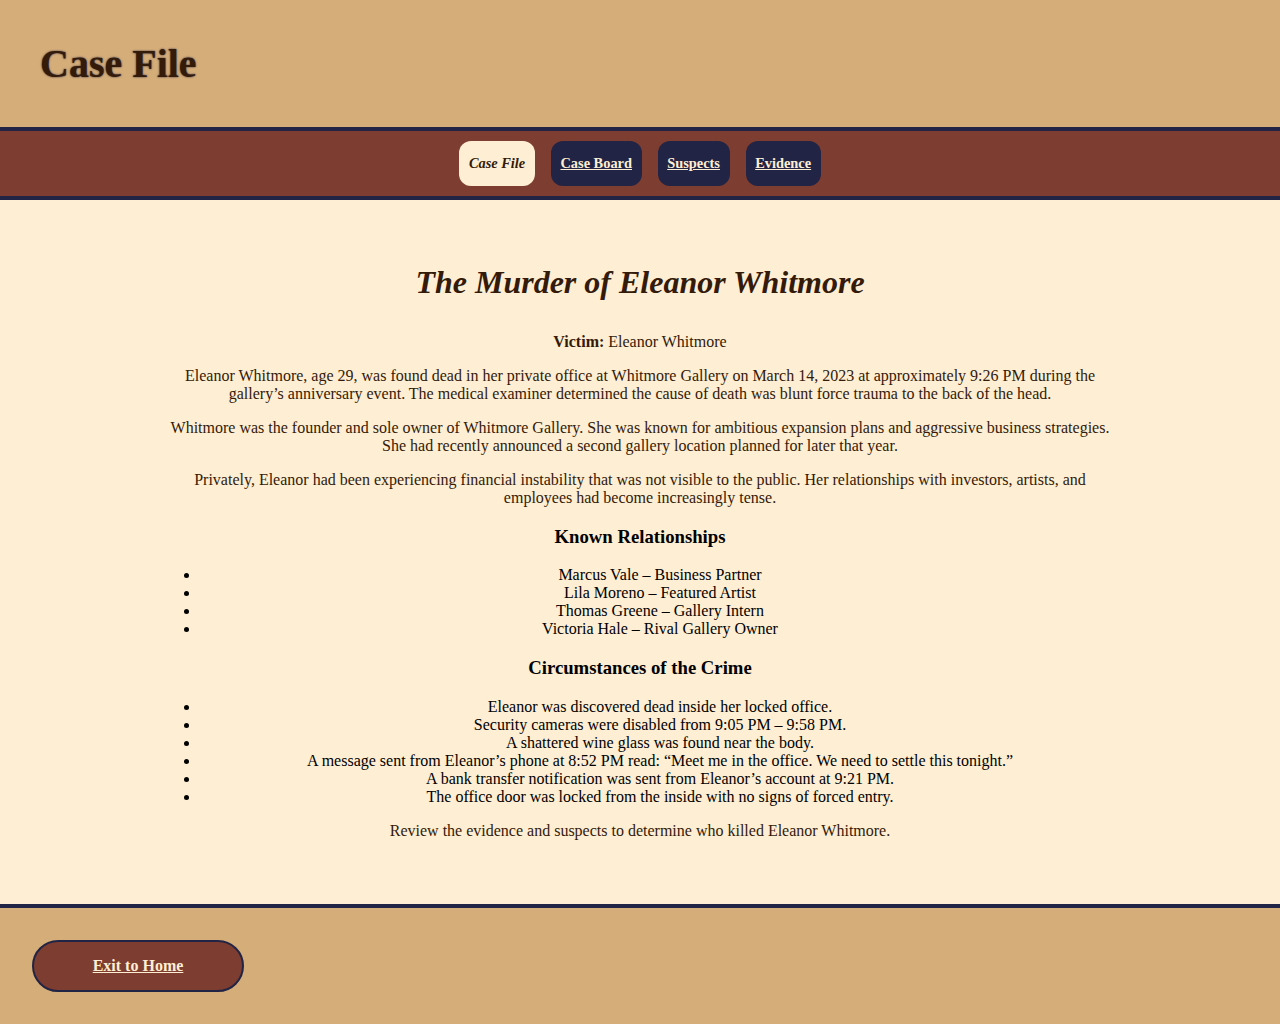
<file: case-file1.html>
<!DOCTYPE html>
<html lang="en">

<head>
<meta charset="UTF-8">
<title>The Whitmore Gallery Case</title>
<link rel="stylesheet" href="css/design.css">
</head>

<body>

<header>
<h1>Case File</h1>
</header>

<nav>
<div class="nav-button this-screen"><p>Case File</p></div>
<div class="nav-button"><p><a href="case-board1.html">Case Board</a></p></div>
<div class="nav-button"><p><a href="suspects1.html">Suspects</a></p></div>
<div class="nav-button"><p><a href="evidence1.html">Evidence</a></p></div>
</nav>

<main>

<h2>The Murder of Eleanor Whitmore</h2>

<div id="file-text">

<p><b>Victim:</b> Eleanor Whitmore</p>

<p>
Eleanor Whitmore, age 29, was found dead in her private office at Whitmore Gallery on
March 14, 2023 at approximately 9:26 PM during the gallery’s anniversary event.
The medical examiner determined the cause of death was blunt force trauma to the back of the head.
</p>

<p>
Whitmore was the founder and sole owner of Whitmore Gallery.
She was known for ambitious expansion plans and aggressive business strategies.
She had recently announced a second gallery location planned for later that year.
</p>

<p>
Privately, Eleanor had been experiencing financial instability that was not visible to the public.
Her relationships with investors, artists, and employees had become increasingly tense.
</p>

<h3>Known Relationships</h3>

<ul>
<li>Marcus Vale – Business Partner</li>
<li>Lila Moreno – Featured Artist</li>
<li>Thomas Greene – Gallery Intern</li>
<li>Victoria Hale – Rival Gallery Owner</li>
</ul>

<h3>Circumstances of the Crime</h3>

<ul>
<li>Eleanor was discovered dead inside her locked office.</li>
<li>Security cameras were disabled from 9:05 PM – 9:58 PM.</li>
<li>A shattered wine glass was found near the body.</li>
<li>A message sent from Eleanor’s phone at 8:52 PM read: “Meet me in the office. We need to settle this tonight.”</li>
<li>A bank transfer notification was sent from Eleanor’s account at 9:21 PM.</li>
<li>The office door was locked from the inside with no signs of forced entry.</li>
</ul>

<p>
Review the evidence and suspects to determine who killed Eleanor Whitmore.
</p>

</div>

</main>

<footer>
<div class="button">
<p><a href="index.html">Exit to Home</a></p>
</div>
</footer>

</body>
</html>
</file>
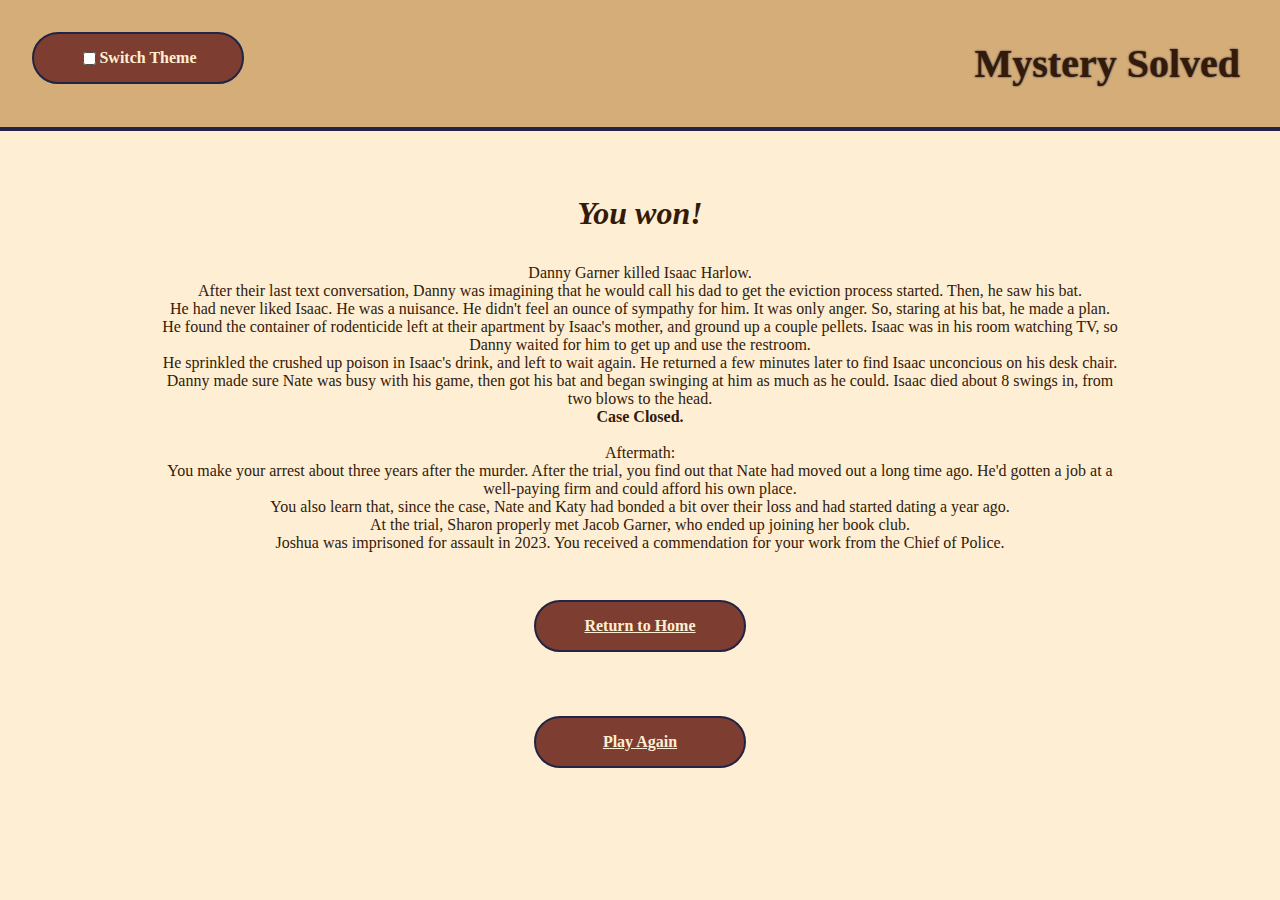
<file: detective-win.html>
<!DOCTYPE html>
<html lang="en">
    <head>
        <title>Murder Mystery- Mystery Solved</title> <!--replace with title of mystery-->
        <meta charset="UTF-8">
        <link rel="stylesheet" href="css/design.css">
    </head>
    <body>
        <header>
            <label for="theme-tog">
            <div class="button" id="theme-switch">
                <input type="checkbox" id="theme-tog">
                <p>Switch Theme</p>
            </div>
            </label>
            <h1>Mystery Solved</h1>
        </header>
        <main>
            <h2>You won!</h2>
            <p>Danny Garner killed Isaac Harlow.<br>
                After their last text conversation, Danny was imagining that he would call his dad to get the eviction process started. Then, he saw his bat.<br>
                He had never liked Isaac. He was a nuisance. He didn't feel an ounce of sympathy for him. It was only anger. So, staring at his bat, he made a plan.<br>
                He found the container of rodenticide left at their apartment by Isaac's mother, and ground up a couple pellets. Isaac was in his room watching TV, so Danny waited for him to get up and use the restroom.<br>
                He sprinkled the crushed up poison in Isaac's drink, and left to wait again. He returned a few minutes later to find Isaac unconcious on his desk chair.<br>
                Danny made sure Nate was busy with his game, then got his bat and began swinging at him as much as he could. Isaac died about 8 swings in, from two blows to the head.<br>
                <b>Case Closed.</b><br><br>
                Aftermath:<br>
                You make your arrest about three years after the murder. After the trial, you find out that Nate had moved out a long time ago. He'd gotten a job at a well-paying firm and could afford his own place.<br>
                You also learn that, since the case, Nate and Katy had bonded a bit over their loss and had started dating a year ago.<br>
                At the trial, Sharon properly met Jacob Garner, who ended up joining her book club.<br>
                Joshua was imprisoned for assault in 2023.
                You received a commendation for your work from the Chief of Police.</p>
            <div class="button">
                <p><a class="button-link" href="index.html">Return to Home</a></p>
            </div>
            <div class="button">
            <p><a class="button-link" href="case-file1.html">Play Again</a></p>
        </div>
        </main>
    </body>
</html>
</file>
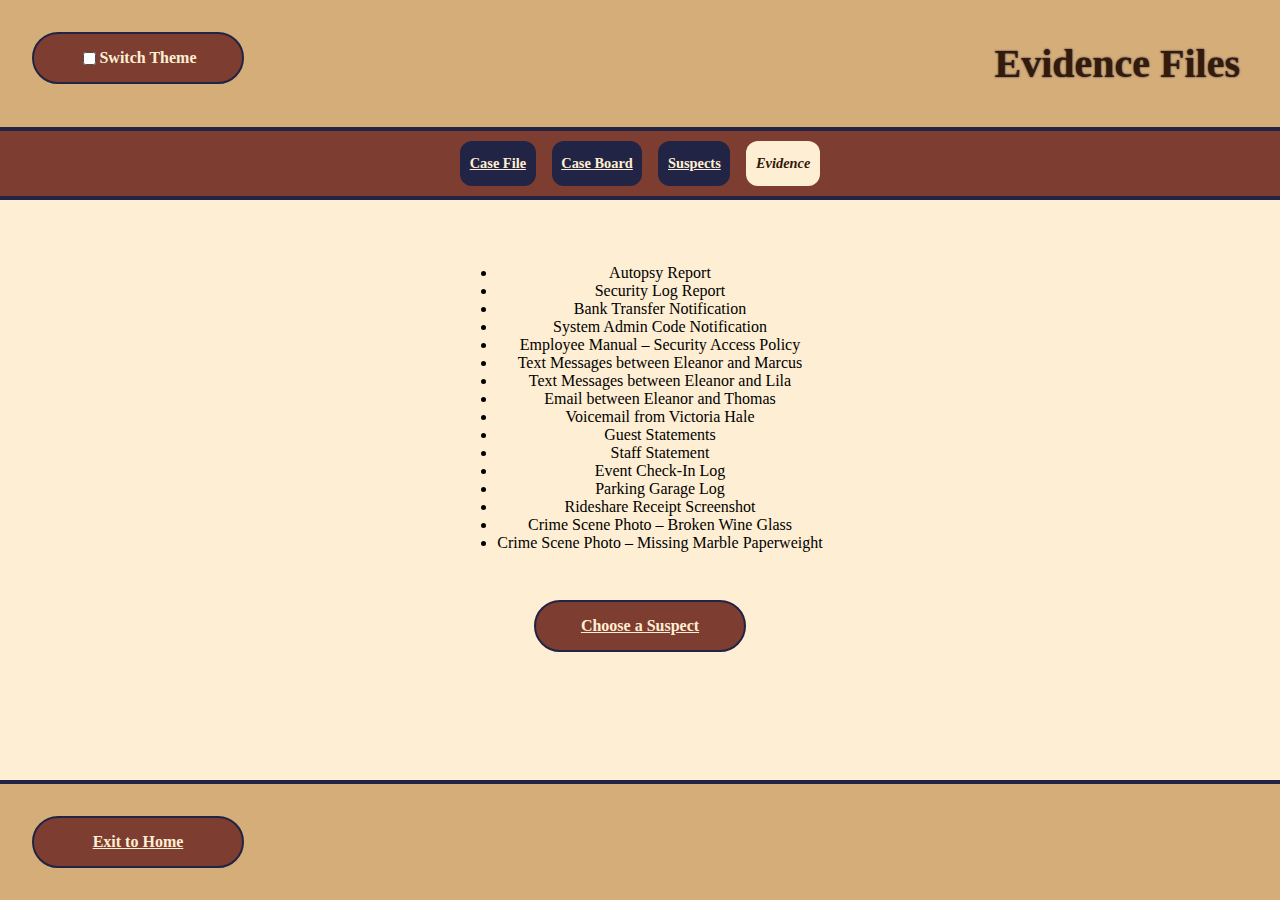
<file: evidence1.html>
<!DOCTYPE html>
<html lang="en">

<head>
<meta charset="UTF-8">
<title>Evidence</title>
<link rel="stylesheet" href="css/design.css">
</head>

<body>

<header>
<label for="theme-tog">
            <div class="button" id="theme-switch">
                <input type="checkbox" id="theme-tog">
                <p>Switch Theme</p>
            </div>
            </label>
            <h1>Evidence Files</h1>
</header>

<nav>
<div class="nav-button"><p><a class="nav-link" href="case-file.html">Case File</a></p></div>
<div class="nav-button"><p><a class="nav-link" href="case-board.html">Case Board</a></p></div>
<div class="nav-button"><p><a class="nav-link" href="suspects.html">Suspects</a></p></div>
<div class="nav-button this-screen"><p>Evidence</p></div>
</nav>

<main>

<ul>
<li>Autopsy Report</li>
<li>Security Log Report</li>
<li>Bank Transfer Notification</li>
<li>System Admin Code Notification</li>
<li>Employee Manual – Security Access Policy</li>
<li>Text Messages between Eleanor and Marcus</li>
<li>Text Messages between Eleanor and Lila</li>
<li>Email between Eleanor and Thomas</li>
<li>Voicemail from Victoria Hale</li>
<li>Guest Statements</li>
<li>Staff Statement</li>
<li>Event Check-In Log</li>
<li>Parking Garage Log</li>
<li>Rideshare Receipt Screenshot</li>
<li>Crime Scene Photo – Broken Wine Glass</li>
<li>Crime Scene Photo – Missing Marble Paperweight</li>
</ul>

<div class="button">
<p><a class="button-link" href="suspects.html">Choose a Suspect</a></p>
</div>

</main>

<footer>
<div class="button">
<p><a class="button-link" href="index.html">Exit to Home</a></p>
</div>
</footer>

</body>
</html>
</file>
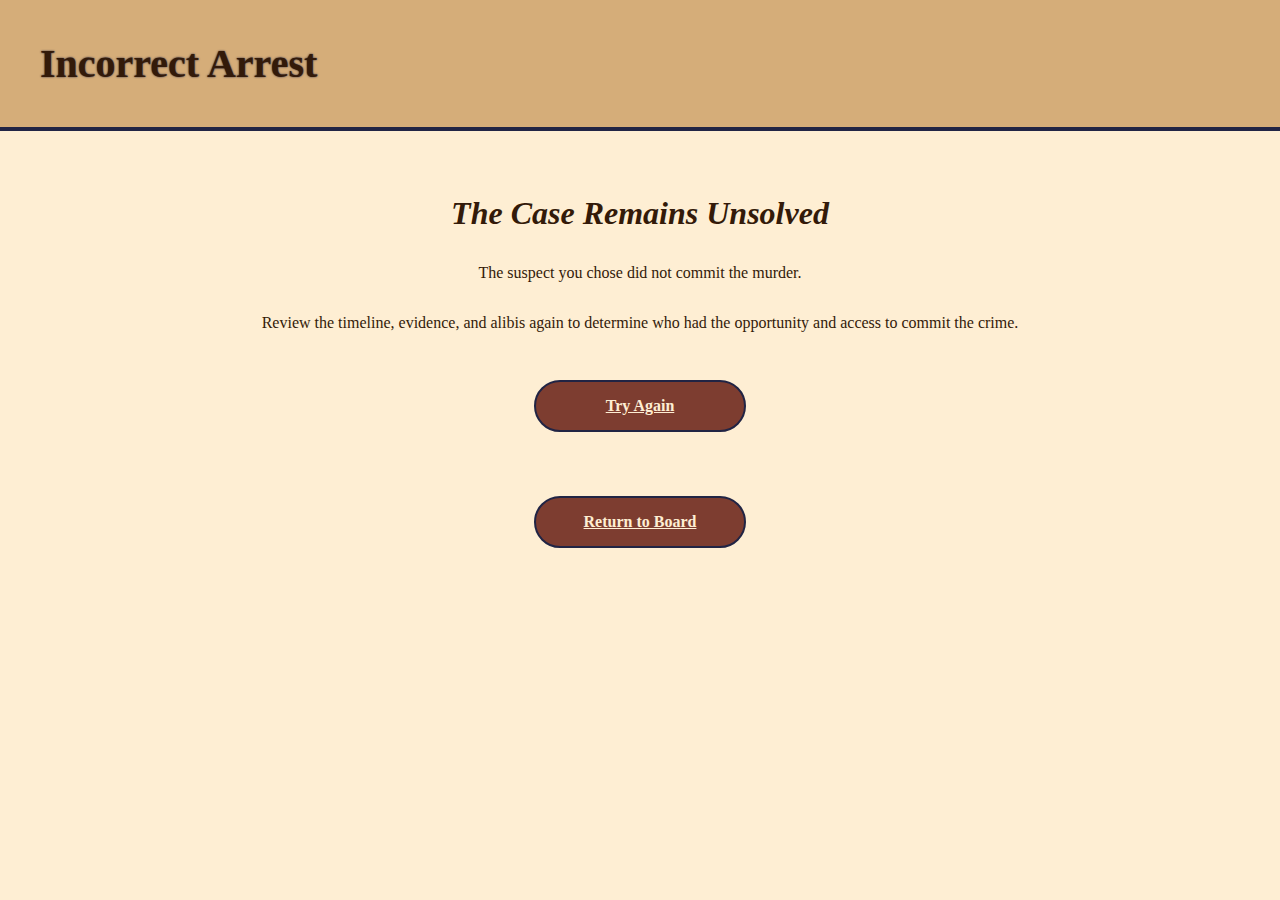
<file: game-over.html>
<!DOCTYPE html>
<html lang="en">

<head>
<meta charset="UTF-8">
<title>Game Over</title>
<link rel="stylesheet" href="css/design.css">
</head>

<body>

<header>
<h1>Incorrect Arrest</h1>
</header>

<main>

<h2>The Case Remains Unsolved</h2>

<p>
The suspect you chose did not commit the murder.
</p>

<p>
Review the timeline, evidence, and alibis again to determine who had the opportunity and access to commit the crime.
</p>

<div class="button">
<p><a href="suspects.html">Try Again</a></p>
</div>

<div class="button">
<p><a href="case-board.html">Return to Board</a></p>
</div>

</main>

</body>
</html>
</file>
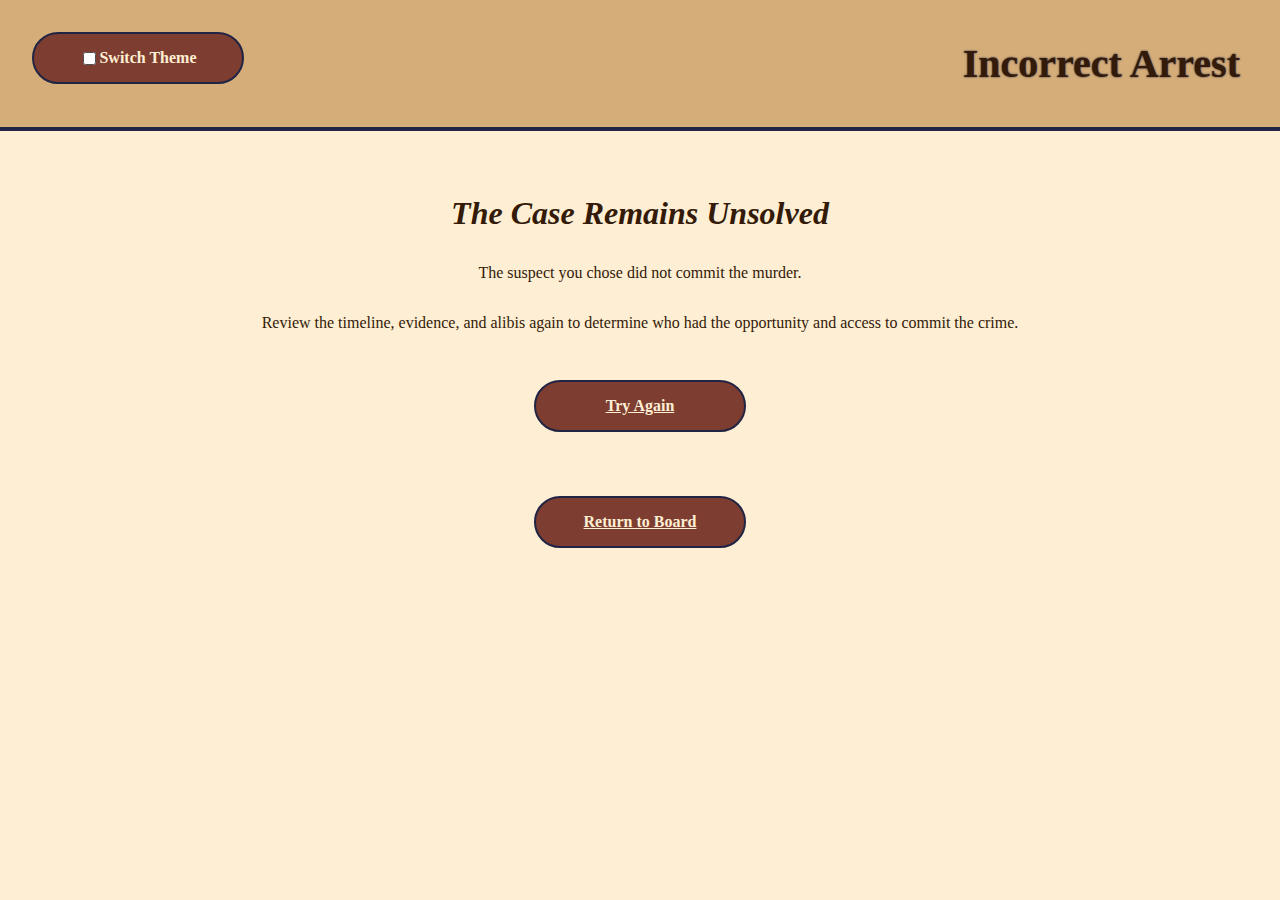
<file: game-over1.html>
<!DOCTYPE html>
<html lang="en">

<head>
    <meta charset="UTF-8">
    <title>Game Over</title>
    <link rel="stylesheet" href="css/design.css">
</head>

<body>

    <header>
        <label for="theme-tog">
            <div class="button" id="theme-switch">
                <input type="checkbox" id="theme-tog">
                <p>Switch Theme</p>
            </div>
            </label>
            <h1>Incorrect Arrest</h1>
    </header>

    <main>

        <h2>The Case Remains Unsolved</h2>

        <p>
            The suspect you chose did not commit the murder.
        </p>

        <p>
            Review the timeline, evidence, and alibis again to determine who had the opportunity and access to commit
            the crime.
        </p>

        <div class="button">
            <p><a href="suspects.html">Try Again</a></p>
        </div>

        <div class="button">
            <p><a href="case-board1.html">Return to Board</a></p>
        </div>

    </main>

</body>

</html>
</file>
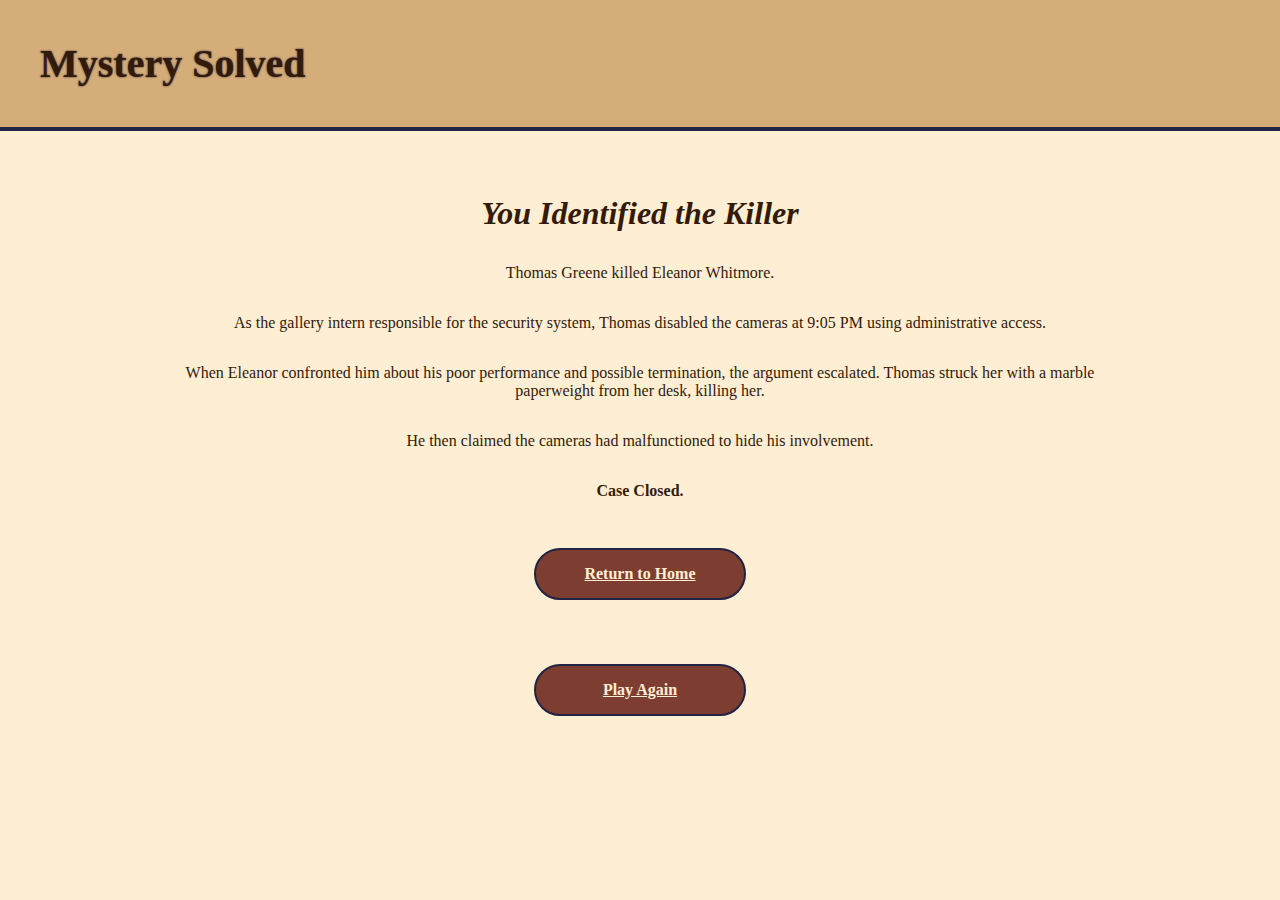
<file: mystery-solved.html>
<!DOCTYPE html>
<html lang="en">

<head>
<meta charset="UTF-8">
<title>Mystery Solved</title>
<link rel="stylesheet" href="css/design.css">
</head>

<body>

<header>
<h1>Mystery Solved</h1>
</header>

<main>

<h2>You Identified the Killer</h2>

<p>
Thomas Greene killed Eleanor Whitmore.
</p>

<p>
As the gallery intern responsible for the security system, Thomas disabled the cameras at 9:05 PM using administrative access.
</p>

<p>
When Eleanor confronted him about his poor performance and possible termination, the argument escalated.
Thomas struck her with a marble paperweight from her desk, killing her.
</p>

<p>
He then claimed the cameras had malfunctioned to hide his involvement.
</p>

<p><strong>Case Closed.</strong></p>

<div class="button">
<p><a href="index.html">Return to Home</a></p>
</div>

<div class="button">
<p><a href="case-file.html">Play Again</a></p>
</div>

</main>

</body>
</html>
</file>
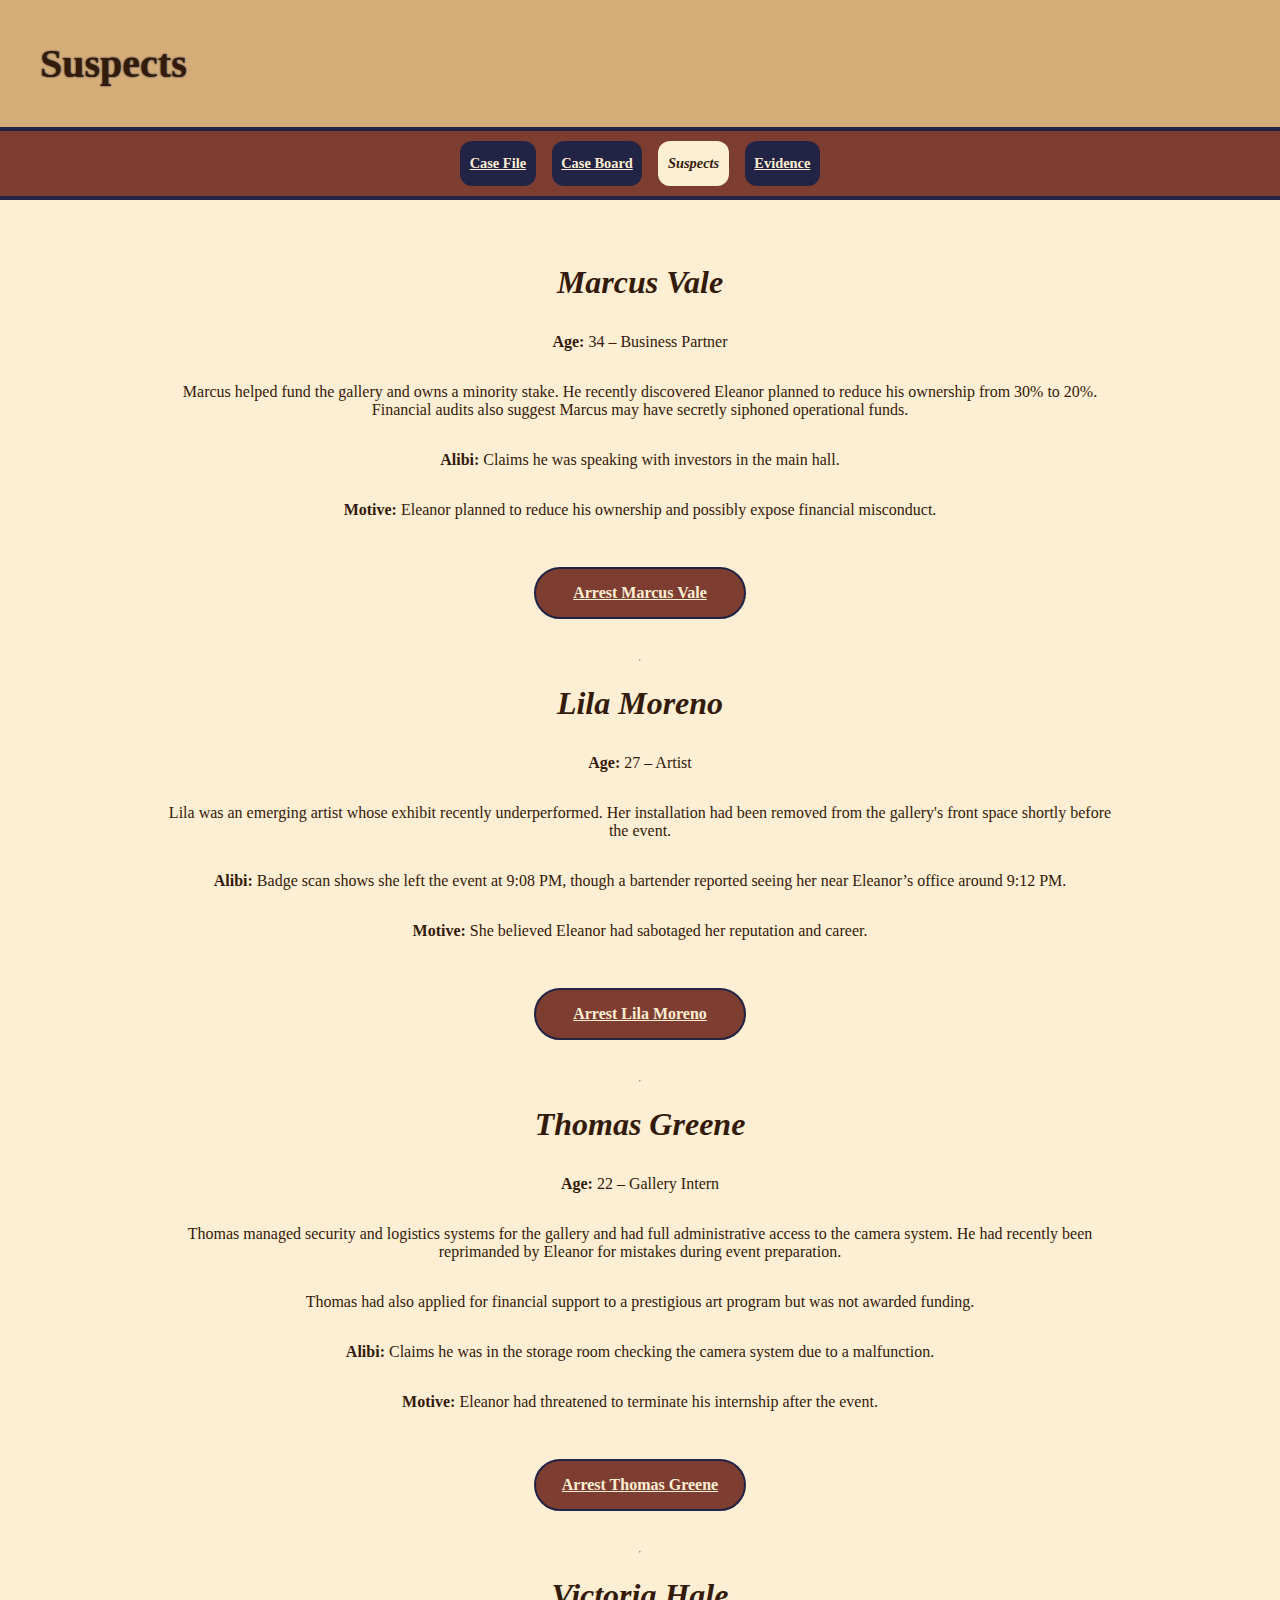
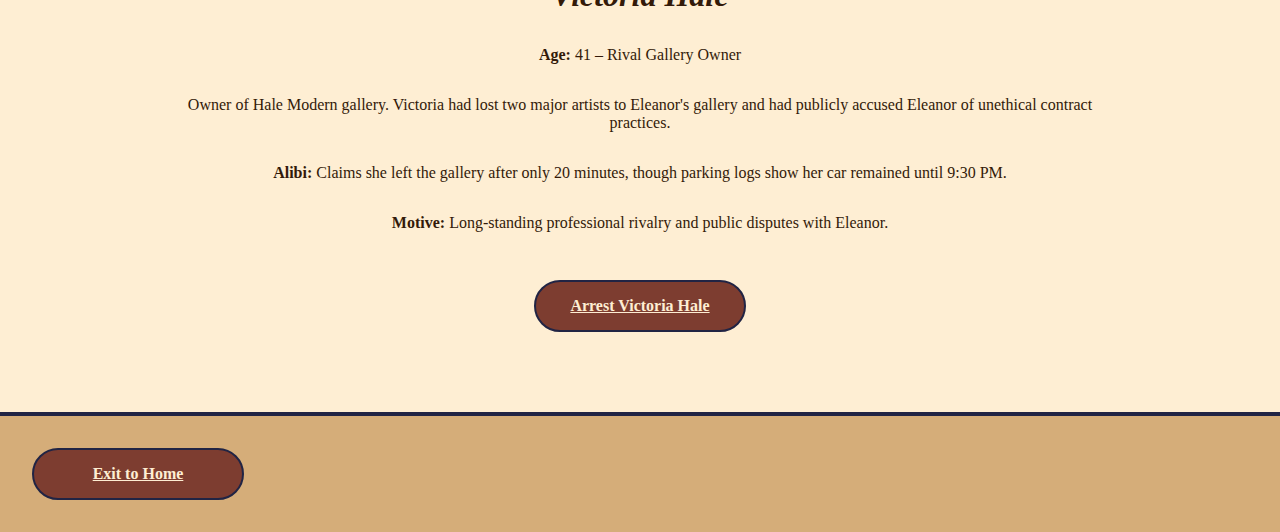
<file: suspects.html>
<!DOCTYPE html>
<html lang="en">

<head>
    <meta charset="UTF-8">
    <title>Suspects</title>
    <link rel="stylesheet" href="css/design.css">
</head>

<body>

    <header>
        <h1>Suspects</h1>
    </header>

    <nav>
        <div class="nav-button">
            <p><a href="case-file.html">Case File</a></p>
        </div>
        <div class="nav-button">
            <p><a href="case-board.html">Case Board</a></p>
        </div>
        <div class="nav-button this-screen">
            <p>Suspects</p>
        </div>
        <div class="nav-button">
            <p><a href="evidence.html">Evidence</a></p>
        </div>
    </nav>

    <main>

        <h2>Marcus Vale</h2>
        <p><strong>Age:</strong> 34 – Business Partner</p>

        <p>
            Marcus helped fund the gallery and owns a minority stake. He recently discovered Eleanor planned to reduce
            his ownership from 30% to 20%. Financial audits also suggest Marcus may have secretly siphoned operational
            funds.
        </p>

        <p><strong>Alibi:</strong> Claims he was speaking with investors in the main hall.</p>

        <p><strong>Motive:</strong> Eleanor planned to reduce his ownership and possibly expose financial misconduct.
        </p>

        <div class="button">
            <p><a href="game-over.html">Arrest Marcus Vale</a></p>
        </div>

        <hr>

        <h2>Lila Moreno</h2>
        <p><strong>Age:</strong> 27 – Artist</p>

        <p>
            Lila was an emerging artist whose exhibit recently underperformed. Her installation had been removed from
            the gallery's front space shortly before the event.
        </p>

        <p><strong>Alibi:</strong> Badge scan shows she left the event at 9:08 PM, though a bartender reported seeing
            her near Eleanor’s office around 9:12 PM.</p>

        <p><strong>Motive:</strong> She believed Eleanor had sabotaged her reputation and career.</p>

        <div class="button">
            <p><a href="game-over.html">Arrest Lila Moreno</a></p>
        </div>

        <hr>

        <h2>Thomas Greene</h2>
        <p><strong>Age:</strong> 22 – Gallery Intern</p>

        <p>
            Thomas managed security and logistics systems for the gallery and had full administrative access to the
            camera system. He had recently been reprimanded by Eleanor for mistakes during event preparation.
        </p>

        <p>
            Thomas had also applied for financial support to a prestigious art program but was not awarded funding.
        </p>

        <p><strong>Alibi:</strong> Claims he was in the storage room checking the camera system due to a malfunction.
        </p>

        <p><strong>Motive:</strong> Eleanor had threatened to terminate his internship after the event.</p>

        <div class="button">
            <p><a href="mystery-solved.html">Arrest Thomas Greene</a></p>
        </div>

        <hr>

        <h2>Victoria Hale</h2>
        <p><strong>Age:</strong> 41 – Rival Gallery Owner</p>

        <p>
            Owner of Hale Modern gallery. Victoria had lost two major artists to Eleanor's gallery and had publicly
            accused Eleanor of unethical contract practices.
        </p>

        <p><strong>Alibi:</strong> Claims she left the gallery after only 20 minutes, though parking logs show her car
            remained until 9:30 PM.</p>

        <p><strong>Motive:</strong> Long-standing professional rivalry and public disputes with Eleanor.</p>

        <div class="button">
            <p><a href="game-over.html">Arrest Victoria Hale</a></p>
        </div>

    </main>

    <footer>
        <div class="button">
            <p><a href="index.html">Exit to Home</a></p>
        </div>
    </footer>

</body>

</html>
</file>
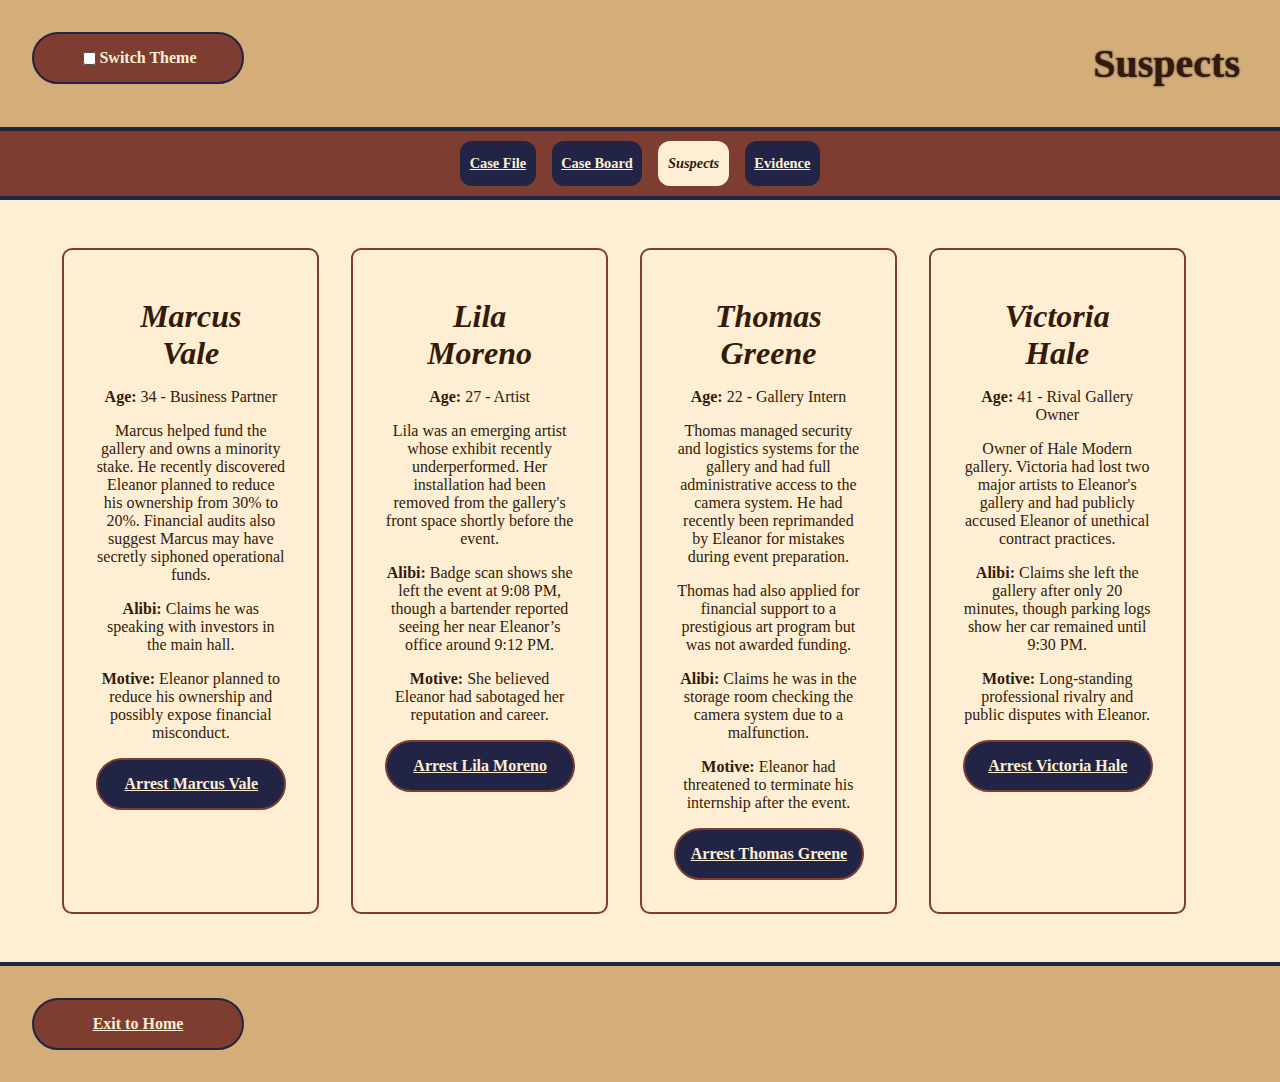
<file: suspects1.html>
<!DOCTYPE html>
<html lang="en">

<head>
<meta charset="UTF-8">
<title>Suspects</title>
<link rel="stylesheet" href="css/design.css">
</head>

<body>

<header>
<label for="theme-tog">
            <div class="button" id="theme-switch">
                <input type="checkbox" id="theme-tog">
                <p>Switch Theme</p>
            </div>
            </label>
            <h1>Suspects</h1>
</header>

<nav>
<div class="nav-button"><p><a href="case-file1.html">Case File</a></p></div>
<div class="nav-button"><p><a href="case-board1.html">Case Board</a></p></div>
<div class="nav-button this-screen"><p>Suspects</p></div>
<div class="nav-button"><p><a href="evidence1.html">Evidence</a></p></div>
</nav>

<main class="suspects">
<div class="suspects">
    <div class="suspect-card">
        <h2>Marcus Vale</h2>
        <p><strong>Age:</strong> 34 - Business Partner</p>

        <p>
        Marcus helped fund the gallery and owns a minority stake. He recently discovered Eleanor planned to reduce his ownership from 30% to 20%. Financial audits also suggest Marcus may have secretly siphoned operational funds.
        </p>

        <p><strong>Alibi:</strong> Claims he was speaking with investors in the main hall.</p>

        <p><strong>Motive:</strong> Eleanor planned to reduce his ownership and possibly expose financial misconduct.</p>

        <div class="button arrest-button">
        <p><a href="game-over.html" class="arr-link">Arrest Marcus Vale</a></p>
        </div>
    </div>
    <div class="suspect-card">
        <h2>Lila Moreno</h2>
        <p><strong>Age:</strong> 27 - Artist</p>

        <p>
        Lila was an emerging artist whose exhibit recently underperformed. Her installation had been removed from the gallery's front space shortly before the event.
        </p>

        <p><strong>Alibi:</strong> Badge scan shows she left the event at 9:08 PM, though a bartender reported seeing her near Eleanor’s office around 9:12 PM.</p>

        <p><strong>Motive:</strong> She believed Eleanor had sabotaged her reputation and career.</p>

        <div class="button arrest-button">
        <p><a href="game-over.html" class="arr-link">Arrest Lila Moreno</a></p>
        </div>
    </div>
    <div class="suspect-card">
        <h2>Thomas Greene</h2>
        <p><strong>Age:</strong> 22 - Gallery Intern</p>

        <p>
        Thomas managed security and logistics systems for the gallery and had full administrative access to the camera system. He had recently been reprimanded by Eleanor for mistakes during event preparation.
        </p>

        <p>
        Thomas had also applied for financial support to a prestigious art program but was not awarded funding.
        </p>

        <p><strong>Alibi:</strong> Claims he was in the storage room checking the camera system due to a malfunction.</p>

        <p><strong>Motive:</strong> Eleanor had threatened to terminate his internship after the event.</p>

        <div class="button arrest-button">
        <p><a href="mystery-solved.html" class="arr-link">Arrest Thomas Greene</a></p>
        </div>
    </div>
        <div class="suspect-card">
            <h2>Victoria Hale</h2>
            <p><strong>Age:</strong> 41 - Rival Gallery Owner</p>

            <p>
            Owner of Hale Modern gallery. Victoria had lost two major artists to Eleanor's gallery and had publicly accused Eleanor of unethical contract practices.
            </p>

            <p><strong>Alibi:</strong> Claims she left the gallery after only 20 minutes, though parking logs show her car remained until 9:30 PM.</p>

            <p><strong>Motive:</strong> Long-standing professional rivalry and public disputes with Eleanor.</p>

            <div class="button arrest-button">
            <p><a href="game-over.html" class="arr-link">Arrest Victoria Hale</a></p>
        </div>
</div>
</div>

</main>

<footer>
<div class="button">
<p><a href="index.html">Exit to Home</a></p>
</div>
</footer>

</body>
</html>
</file>
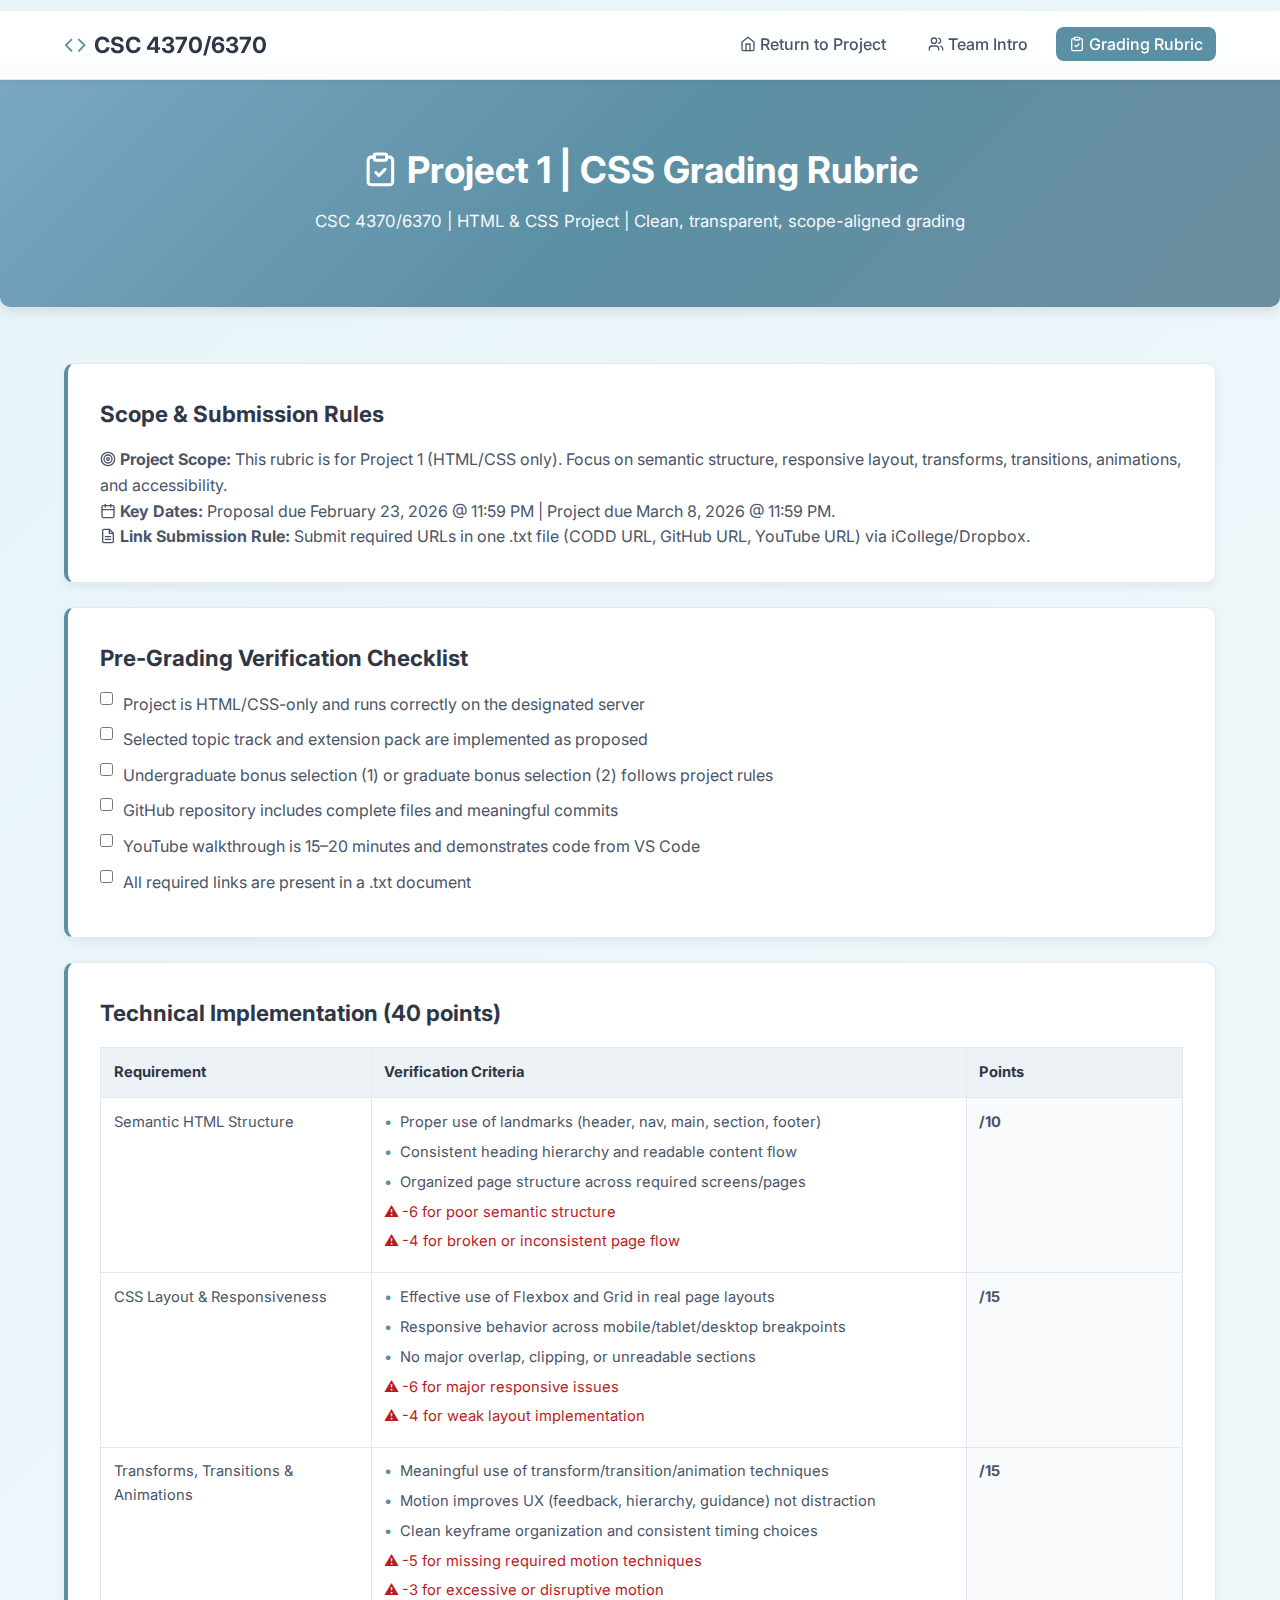
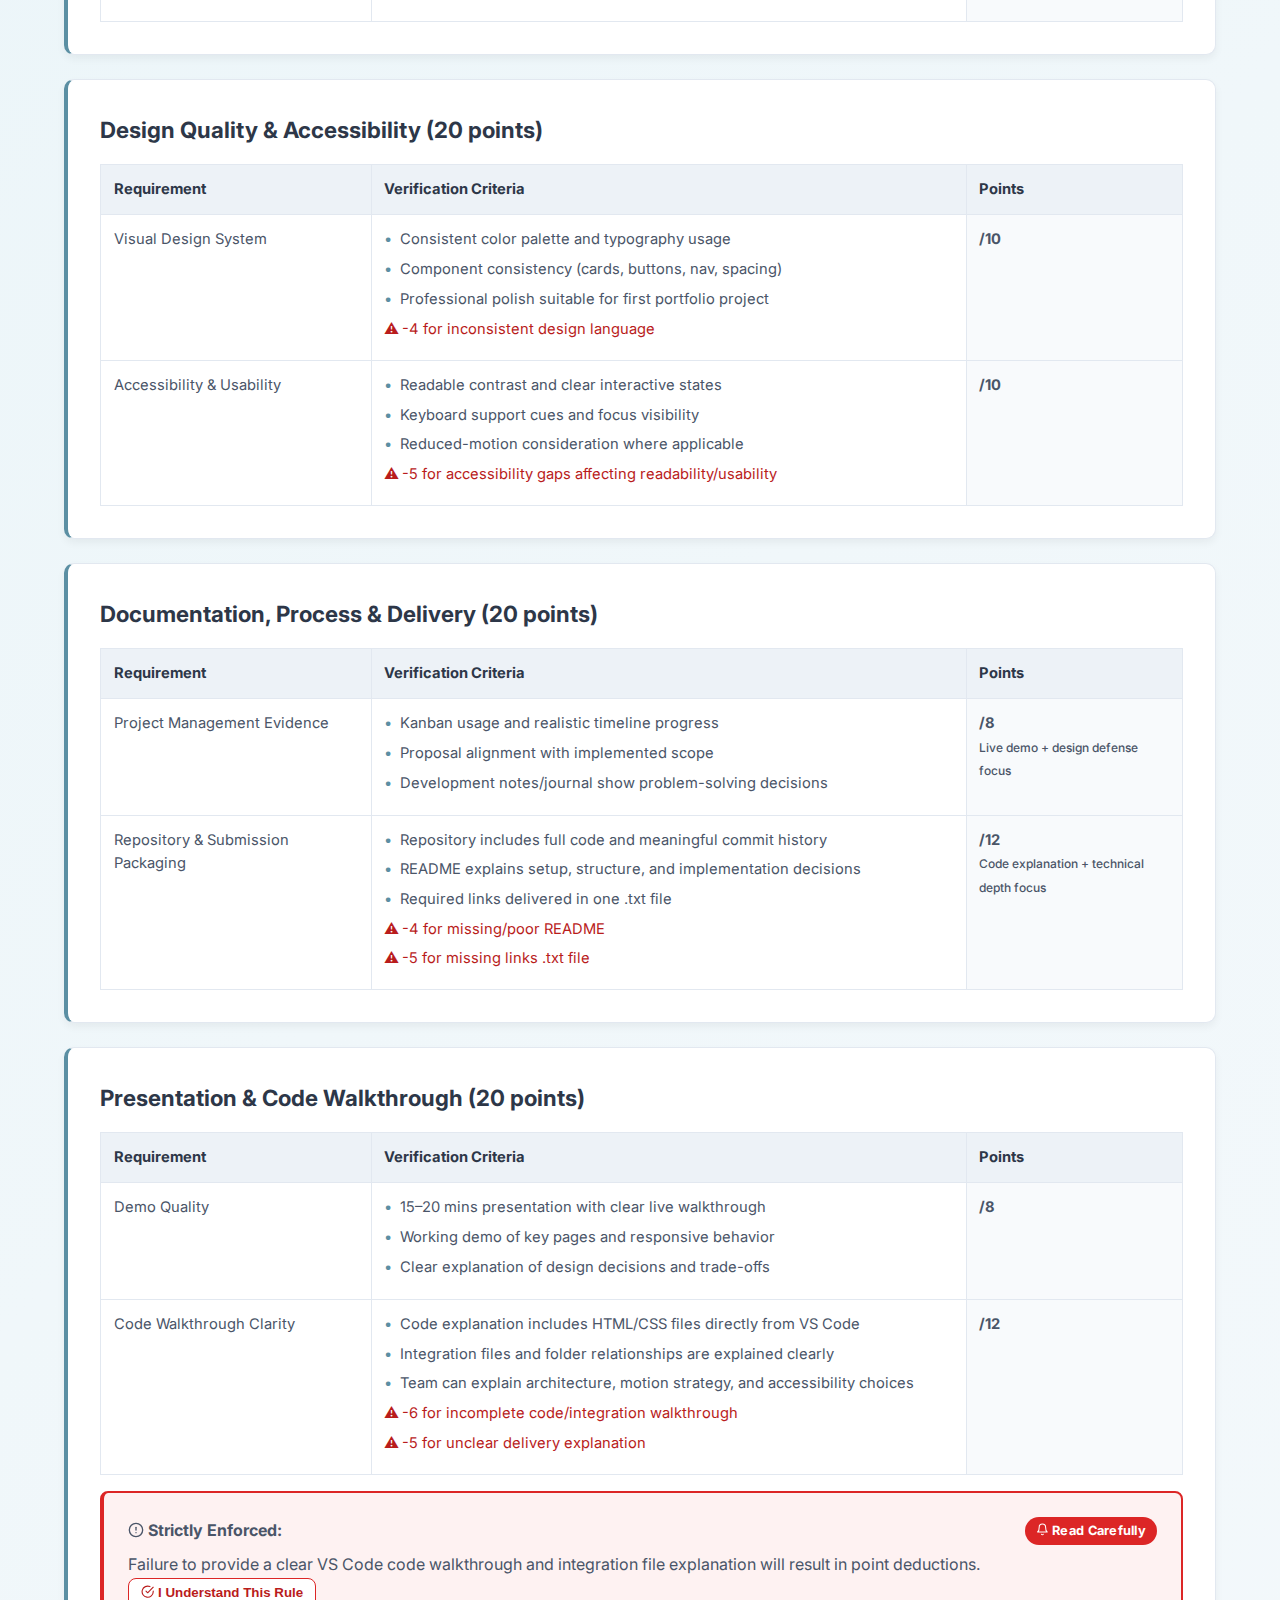
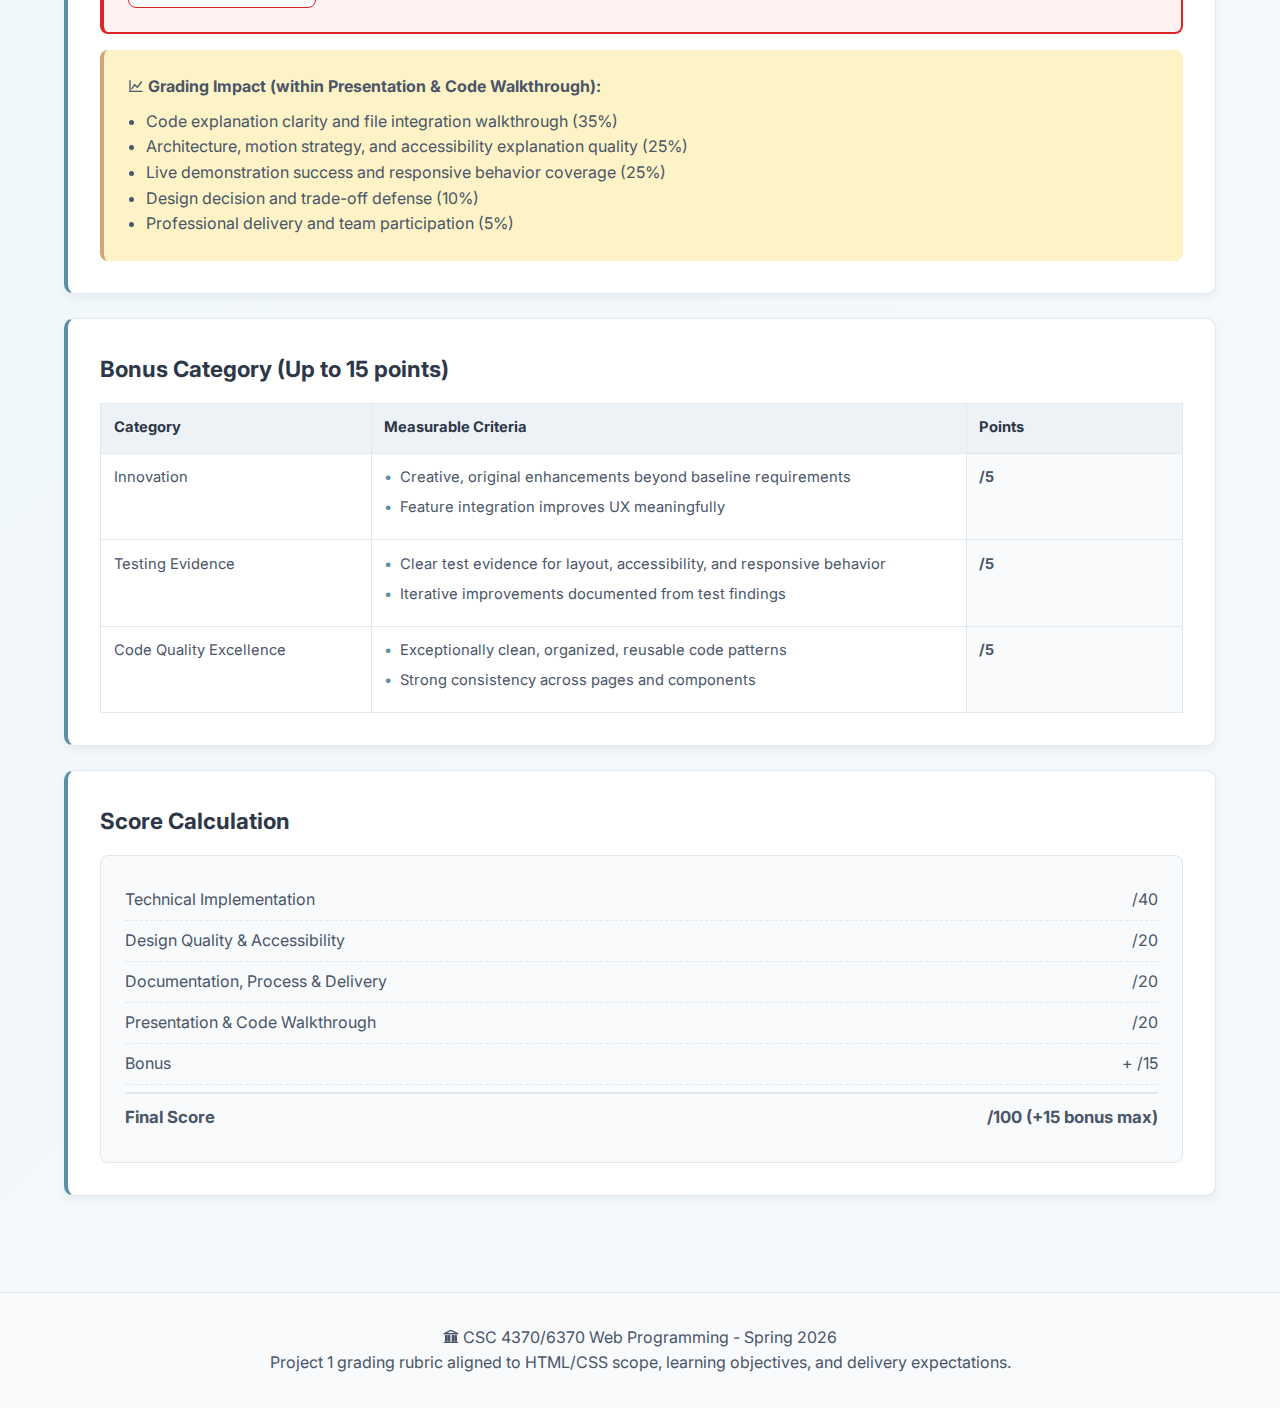
<file: req/rubric.html>
<!DOCTYPE html>
<html lang="en">
<head>
    <meta charset="UTF-8">
    <meta name="viewport" content="width=device-width, initial-scale=1.0">
    <title>Project 1 Grading Rubric | CSC 4370/6370</title>
    <link href="https://fonts.googleapis.com/css2?family=Inter:wght@300;400;500;600;700&display=swap" rel="stylesheet">
    <link rel="stylesheet" href="site-icons.css">
    <script defer src="site-icons.js"></script>
    <style>
        :root {
            --primary: #5b8fa3;
            --secondary: #7ba7c4;
            --accent: #a8c5d9;
            --warning: #d4a574;
            --success: #8fb8a8;
            --purple: #9b8aa5;
            --text-light: #4a5568;
            --text-lighter: #2d3748;
            --card-bg: #ffffff;
            --card-border: #e2e8f0;
            --space-xs: 0.5rem;
            --space-sm: 1rem;
            --space-md: 1.5rem;
            --space-lg: 2rem;
            --space-xl: 3rem;
            --radius-md: 8px;
            --radius-lg: 10px;
            --radius-xl: 12px;
        }

        * {
            margin: 0;
            padding: 0;
            box-sizing: border-box;
        }

        body {
            font-family: 'Inter', 'Segoe UI', Tahoma, Geneva, Verdana, sans-serif;
            background: linear-gradient(135deg, #e8f4f8 0%, #f0f7fa 50%, #f5f9fc 100%);
            color: var(--text-light);
            line-height: 1.6;
            min-height: 100vh;
        }

        .main-nav {
            background: rgba(255, 255, 255, 0.95);
            backdrop-filter: blur(10px);
            padding: var(--space-sm) 0;
            position: sticky;
            top: 0;
            z-index: 1000;
            border-bottom: 1px solid var(--card-border);
            box-shadow: 0 2px 4px rgba(0, 0, 0, 0.05);
        }

        .nav-container {
            max-width: 1200px;
            margin: 0 auto;
            padding: 0 var(--space-md);
            display: flex;
            justify-content: space-between;
            align-items: center;
        }

        .nav-logo {
            font-size: 1.4rem;
            font-weight: 700;
            color: var(--text-lighter);
            text-decoration: none;
            display: flex;
            align-items: center;
            gap: var(--space-xs);
        }

        .nav-logo i {
            color: var(--primary);
        }

        .nav-links {
            list-style: none;
            display: flex;
            gap: var(--space-sm);
            flex-wrap: wrap;
        }

        .nav-links a {
            color: var(--text-light);
            text-decoration: none;
            padding: 0.45rem 0.8rem;
            border-radius: var(--radius-md);
            font-weight: 500;
            transition: all 0.3s ease;
        }

        .nav-links a:hover,
        .nav-links a.active {
            background: var(--primary);
            color: white;
        }

        .container {
            max-width: 1200px;
            margin: 0 auto;
            padding: var(--space-md);
        }

        header {
            background: linear-gradient(135deg, #7ba7c4 0%, #5b8fa3 50%, #6b8e9f 100%);
            color: white;
            padding: var(--space-xl) 0;
            text-align: center;
            margin-bottom: var(--space-lg);
            border-radius: 0 0 var(--radius-lg) var(--radius-lg);
            box-shadow: 0 4px 12px rgba(0, 0, 0, 0.1);
        }

        h1 {
            font-size: 2.3rem;
            margin-bottom: var(--space-xs);
        }

        .subtitle {
            font-size: 1.05rem;
            opacity: 0.95;
        }

        .section {
            background: var(--card-bg);
            border: 1px solid var(--card-border);
            border-left: 4px solid var(--primary);
            border-radius: var(--radius-lg);
            padding: var(--space-lg);
            margin-bottom: var(--space-md);
            box-shadow: 0 4px 8px rgba(0, 0, 0, 0.05);
        }

        .section-title {
            color: var(--text-lighter);
            margin-bottom: var(--space-sm);
            font-size: 1.4rem;
        }

        .criteria-table {
            width: 100%;
            border-collapse: collapse;
            margin-top: var(--space-sm);
            font-size: 0.92rem;
        }

        .criteria-table th,
        .criteria-table td {
            border: 1px solid var(--card-border);
            padding: 0.8rem;
            vertical-align: top;
            text-align: left;
        }

        .criteria-table th {
            background: #edf2f7;
            color: var(--text-lighter);
        }

        .points-cell {
            font-weight: 700;
            text-align: center;
            background: #f8fafc;
            min-width: 90px;
        }

        .requirement-item {
            margin-bottom: 0.4rem;
            padding-left: 1rem;
            position: relative;
        }

        .requirement-item::before {
            content: "•";
            color: var(--primary);
            position: absolute;
            left: 0;
        }

        .penalty-item {
            margin-bottom: 0.35rem;
            padding-left: 1.1rem;
            position: relative;
            color: #b91c1c;
        }

        .penalty-item::before {
            content: "⚠";
            position: absolute;
            left: 0;
        }

        .callout {
            border-radius: var(--radius-md);
            padding: var(--space-md);
            margin-top: var(--space-sm);
        }

        .callout.info {
            background: #f0f9ff;
            border-left: 4px solid var(--secondary);
        }

        .callout.success {
            background: #f0fdf4;
            border-left: 4px solid var(--success);
        }

        .callout.warning {
            background: #fef3c7;
            border-left: 4px solid var(--warning);
        }

        .callout.strict {
            background: #fef2f2;
            border-left: 4px solid #dc2626;
        }

        .strict-alert {
            position: relative;
            border: 2px solid #dc2626;
            box-shadow: 0 0 0 0 rgba(220, 38, 38, 0.35);
            transition: transform 0.25s ease, box-shadow 0.25s ease;
        }

        .strict-alert.active {
            animation: strictPulse 1.4s ease-in-out infinite;
        }

        .strict-alert.flash {
            animation: strictShake 0.45s ease-in-out 2;
        }

        .strict-alert-head {
            display: flex;
            align-items: center;
            justify-content: space-between;
            gap: var(--space-sm);
            flex-wrap: wrap;
            margin-bottom: 0.45rem;
        }

        .strict-alert-pill {
            background: #dc2626;
            color: white;
            border-radius: 999px;
            padding: 0.25rem 0.7rem;
            font-size: 0.8rem;
            font-weight: 700;
            letter-spacing: 0.02em;
        }

        .strict-ack-btn {
            border: 1px solid #dc2626;
            background: white;
            color: #b91c1c;
            border-radius: var(--radius-md);
            padding: 0.4rem 0.75rem;
            font-weight: 600;
            cursor: pointer;
            transition: all 0.2s ease;
        }

        .strict-ack-btn:hover {
            background: #b91c1c;
            color: white;
        }

        .strict-alert.acknowledged {
            border-color: #9ca3af;
            box-shadow: none;
            opacity: 0.92;
        }

        .strict-alert.acknowledged .strict-alert-pill {
            background: #6b7280;
        }

        @keyframes strictPulse {
            0% { box-shadow: 0 0 0 0 rgba(220, 38, 38, 0.35); }
            70% { box-shadow: 0 0 0 14px rgba(220, 38, 38, 0); }
            100% { box-shadow: 0 0 0 0 rgba(220, 38, 38, 0); }
        }

        @keyframes strictShake {
            0%, 100% { transform: translateX(0); }
            20% { transform: translateX(-6px); }
            40% { transform: translateX(6px); }
            60% { transform: translateX(-4px); }
            80% { transform: translateX(4px); }
        }

        .checklist-item {
            display: flex;
            gap: 10px;
            margin-bottom: 10px;
            align-items: flex-start;
        }

        .totals {
            background: #f8fafc;
            border: 1px solid var(--card-border);
            border-radius: var(--radius-md);
            padding: var(--space-md);
            margin-top: var(--space-sm);
        }

        .total-row {
            display: flex;
            justify-content: space-between;
            border-bottom: 1px dashed var(--card-border);
            padding: 0.45rem 0;
        }

        .total-row.final {
            border-bottom: none;
            border-top: 2px solid var(--card-border);
            margin-top: 0.45rem;
            padding-top: 0.6rem;
            font-weight: 700;
            font-size: 1.05rem;
        }

        footer {
            margin-top: var(--space-xl);
            text-align: center;
            padding: var(--space-lg);
            color: var(--text-light);
            border-top: 1px solid var(--card-border);
            background: #f8fafc;
        }

        @media (max-width: 768px) {
            .criteria-table {
                display: block;
                overflow-x: auto;
            }

            .nav-links {
                justify-content: flex-end;
            }
        }
    </style>
</head>
<body>
    <nav class="main-nav">
        <div class="nav-container">
            <a href="index.html" class="nav-logo">
                <i class="fas fa-code"></i>
                CSC 4370/6370
            </a>
            <ul class="nav-links">
                <li><a href="index.html"><i class="fas fa-home"></i> Return to Project</a></li>
                <li><a href="team-intro.html"><i class="fas fa-users"></i> Team Intro</a></li>
                <li><a href="rubric.html" class="active"><i class="fas fa-clipboard-check"></i> Grading Rubric</a></li>
            </ul>
        </div>
    </nav>

    <header>
        <div class="container">
            <h1><i class="fas fa-clipboard-check"></i> Project 1 | CSS Grading Rubric</h1>
            <p class="subtitle">CSC 4370/6370 | HTML & CSS Project | Clean, transparent, scope-aligned grading</p>
        </div>
    </header>

    <main class="container">
        <section class="section">
            <h2 class="section-title">Scope & Submission Rules</h2>
            <div class="callout.warning">
                <strong><i class="fas fa-bullseye"></i> Project Scope:</strong> This rubric is for Project 1 (HTML/CSS only). Focus on semantic structure, responsive layout, transforms, transitions, animations, and accessibility.
            </div>
            <div class="callout.info">
                <strong><i class="fas fa-calendar-alt"></i> Key Dates:</strong> Proposal due February 23, 2026 @ 11:59 PM | Project due March 8, 2026 @ 11:59 PM.
            </div>
            <div class="callout.success">
                <strong><i class="fas fa-file-alt"></i> Link Submission Rule:</strong> Submit required URLs in one .txt file (CODD URL, GitHub URL, YouTube URL) via iCollege/Dropbox.
            </div>
        </section>

        <section class="section">
            <h2 class="section-title">Pre-Grading Verification Checklist</h2>
            <div class="checklist-item"><input type="checkbox"> <span>Project is HTML/CSS-only and runs correctly on the designated server</span></div>
            <div class="checklist-item"><input type="checkbox"> <span>Selected topic track and extension pack are implemented as proposed</span></div>
            <div class="checklist-item"><input type="checkbox"> <span>Undergraduate bonus selection (1) or graduate bonus selection (2) follows project rules</span></div>
            <div class="checklist-item"><input type="checkbox"> <span>GitHub repository includes complete files and meaningful commits</span></div>
            <div class="checklist-item"><input type="checkbox"> <span>YouTube walkthrough is 15–20 minutes and demonstrates code from VS Code</span></div>
            <div class="checklist-item"><input type="checkbox"> <span>All required links are present in a .txt document</span></div>
        </section>

        <section class="section">
            <h2 class="section-title">Technical Implementation (40 points)</h2>
            <table class="criteria-table">
                <thead>
                    <tr>
                        <th width="25%">Requirement</th>
                        <th width="55%">Verification Criteria</th>
                        <th width="20%">Points</th>
                    </tr>
                </thead>
                <tbody>
                    <tr>
                        <td>Semantic HTML Structure</td>
                        <td>
                            <div class="requirement-item">Proper use of landmarks (header, nav, main, section, footer)</div>
                            <div class="requirement-item">Consistent heading hierarchy and readable content flow</div>
                            <div class="requirement-item">Organized page structure across required screens/pages</div>
                            <div class="penalty-item">-6 for poor semantic structure</div>
                            <div class="penalty-item">-4 for broken or inconsistent page flow</div>
                        </td>
                        <td class="points-cell">/10</td>
                    </tr>
                    <tr>
                        <td>CSS Layout & Responsiveness</td>
                        <td>
                            <div class="requirement-item">Effective use of Flexbox and Grid in real page layouts</div>
                            <div class="requirement-item">Responsive behavior across mobile/tablet/desktop breakpoints</div>
                            <div class="requirement-item">No major overlap, clipping, or unreadable sections</div>
                            <div class="penalty-item">-6 for major responsive issues</div>
                            <div class="penalty-item">-4 for weak layout implementation</div>
                        </td>
                        <td class="points-cell">/15</td>
                    </tr>
                    <tr>
                        <td>Transforms, Transitions & Animations</td>
                        <td>
                            <div class="requirement-item">Meaningful use of transform/transition/animation techniques</div>
                            <div class="requirement-item">Motion improves UX (feedback, hierarchy, guidance) not distraction</div>
                            <div class="requirement-item">Clean keyframe organization and consistent timing choices</div>
                            <div class="penalty-item">-5 for missing required motion techniques</div>
                            <div class="penalty-item">-3 for excessive or disruptive motion</div>
                        </td>
                        <td class="points-cell">/15</td>
                    </tr>
                </tbody>
            </table>
        </section>

        <section class="section">
            <h2 class="section-title">Design Quality & Accessibility (20 points)</h2>
            <table class="criteria-table">
                <thead>
                    <tr>
                        <th width="25%">Requirement</th>
                        <th width="55%">Verification Criteria</th>
                        <th width="20%">Points</th>
                    </tr>
                </thead>
                <tbody>
                    <tr>
                        <td>Visual Design System</td>
                        <td>
                            <div class="requirement-item">Consistent color palette and typography usage</div>
                            <div class="requirement-item">Component consistency (cards, buttons, nav, spacing)</div>
                            <div class="requirement-item">Professional polish suitable for first portfolio project</div>
                            <div class="penalty-item">-4 for inconsistent design language</div>
                        </td>
                        <td class="points-cell">/10</td>
                    </tr>
                    <tr>
                        <td>Accessibility & Usability</td>
                        <td>
                            <div class="requirement-item">Readable contrast and clear interactive states</div>
                            <div class="requirement-item">Keyboard support cues and focus visibility</div>
                            <div class="requirement-item">Reduced-motion consideration where applicable</div>
                            <div class="penalty-item">-5 for accessibility gaps affecting readability/usability</div>
                        </td>
                        <td class="points-cell">/10</td>
                    </tr>
                </tbody>
            </table>
        </section>

        <section class="section">
            <h2 class="section-title">Documentation, Process & Delivery (20 points)</h2>
            <table class="criteria-table">
                <thead>
                    <tr>
                        <th width="25%">Requirement</th>
                        <th width="55%">Verification Criteria</th>
                        <th width="20%">Points</th>
                    </tr>
                </thead>
                <tbody>
                    <tr>
                        <td>Project Management Evidence</td>
                        <td>
                            <div class="requirement-item">Kanban usage and realistic timeline progress</div>
                            <div class="requirement-item">Proposal alignment with implemented scope</div>
                            <div class="requirement-item">Development notes/journal show problem-solving decisions</div>
                        </td>
                        <td class="points-cell">/8<br><span style="font-size: 0.75rem; font-weight: 500;">Live demo + design defense focus</span></td>
                    </tr>
                    <tr>
                        <td>Repository & Submission Packaging</td>
                        <td>
                            <div class="requirement-item">Repository includes full code and meaningful commit history</div>
                            <div class="requirement-item">README explains setup, structure, and implementation decisions</div>
                            <div class="requirement-item">Required links delivered in one .txt file</div>
                            <div class="penalty-item">-4 for missing/poor README</div>
                            <div class="penalty-item">-5 for missing links .txt file</div>
                        </td>
                        <td class="points-cell">/12<br><span style="font-size: 0.75rem; font-weight: 500;">Code explanation + technical depth focus</span></td>
                    </tr>
                </tbody>
            </table>
        </section>

        <section class="section">
            <h2 class="section-title">Presentation & Code Walkthrough (20 points)</h2>
            <table class="criteria-table">
                <thead>
                    <tr>
                        <th width="25%">Requirement</th>
                        <th width="55%">Verification Criteria</th>
                        <th width="20%">Points</th>
                    </tr>
                </thead>
                <tbody>
                    <tr>
                        <td>Demo Quality</td>
                        <td>
                            <div class="requirement-item">15–20 mins presentation with clear live walkthrough</div>
                            <div class="requirement-item">Working demo of key pages and responsive behavior</div>
                            <div class="requirement-item">Clear explanation of design decisions and trade-offs</div>
                        </td>
                        <td class="points-cell">/8</td>
                    </tr>
                    <tr>
                        <td>Code Walkthrough Clarity</td>
                        <td>
                            <div class="requirement-item">Code explanation includes HTML/CSS files directly from VS Code</div>
                            <div class="requirement-item">Integration files and folder relationships are explained clearly</div>
                            <div class="requirement-item">Team can explain architecture, motion strategy, and accessibility choices</div>
                            <div class="penalty-item">-6 for incomplete code/integration walkthrough</div>
                            <div class="penalty-item">-5 for unclear delivery explanation</div>
                        </td>
                        <td class="points-cell">/12</td>
                    </tr>
                </tbody>
            </table>

            <div class="callout strict strict-alert" id="strictNotice">
                <div class="strict-alert-head">
                    <strong><i class="fas fa-exclamation-circle"></i> Strictly Enforced:</strong>
                    <span class="strict-alert-pill"><i class="fas fa-bell"></i> Read Carefully</span>
                </div>
                <p>Failure to provide a clear VS Code code walkthrough and integration file explanation will result in point deductions.</p>
                <button type="button" class="strict-ack-btn" id="ackStrictNotice"><i class="fas fa-check-circle"></i> I Understand This Rule</button>
            </div>

            <div class="callout warning">
                <strong><i class="fas fa-chart-line"></i> Grading Impact (within Presentation &amp; Code Walkthrough):</strong>
                <ul style="margin-top: 0.6rem; padding-left: 1.1rem;">
                    <li>Code explanation clarity and file integration walkthrough (35%)</li>
                    <li>Architecture, motion strategy, and accessibility explanation quality (25%)</li>
                    <li>Live demonstration success and responsive behavior coverage (25%)</li>
                    <li>Design decision and trade-off defense (10%)</li>
                    <li>Professional delivery and team participation (5%)</li>
                </ul>
            </div>
        </section>

        <section class="section">
            <h2 class="section-title">Bonus Category (Up to 15 points)</h2>
            <table class="criteria-table">
                <thead>
                    <tr>
                        <th width="25%">Category</th>
                        <th width="55%">Measurable Criteria</th>
                        <th width="20%">Points</th>
                    </tr>
                </thead>
                <tbody>
                    <tr>
                        <td>Innovation</td>
                        <td>
                            <div class="requirement-item">Creative, original enhancements beyond baseline requirements</div>
                            <div class="requirement-item">Feature integration improves UX meaningfully</div>
                        </td>
                        <td class="points-cell">/5</td>
                    </tr>
                    <tr>
                        <td>Testing Evidence</td>
                        <td>
                            <div class="requirement-item">Clear test evidence for layout, accessibility, and responsive behavior</div>
                            <div class="requirement-item">Iterative improvements documented from test findings</div>
                        </td>
                        <td class="points-cell">/5</td>
                    </tr>
                    <tr>
                        <td>Code Quality Excellence</td>
                        <td>
                            <div class="requirement-item">Exceptionally clean, organized, reusable code patterns</div>
                            <div class="requirement-item">Strong consistency across pages and components</div>
                        </td>
                        <td class="points-cell">/5</td>
                    </tr>
                </tbody>
            </table>
        </section>

        <section class="section">
            <h2 class="section-title">Score Calculation</h2>
            <div class="totals">
                <div class="total-row"><span>Technical Implementation</span><span>/40</span></div>
                <div class="total-row"><span>Design Quality & Accessibility</span><span>/20</span></div>
                <div class="total-row"><span>Documentation, Process & Delivery</span><span>/20</span></div>
                <div class="total-row"><span>Presentation & Code Walkthrough</span><span>/20</span></div>
                <div class="total-row"><span>Bonus</span><span>+ /15</span></div>
                <div class="total-row final"><span>Final Score</span><span>/100 (+15 bonus max)</span></div>
            </div>
        </section>
    </main>

    <footer>
        <p><i class="fas fa-university"></i> CSC 4370/6370 Web Programming - Spring 2026</p>
        <p>Project 1 grading rubric aligned to HTML/CSS scope, learning objectives, and delivery expectations.</p>
    </footer>
    <script>
        (function () {
            const strictNotice = document.getElementById('strictNotice');
            const acknowledgeButton = document.getElementById('ackStrictNotice');

            if (!strictNotice || !acknowledgeButton) {
                return;
            }

            const storageKey = 'project1StrictNoticeAcknowledged';
            const wasAcknowledged = localStorage.getItem(storageKey) === 'true';

            if (!wasAcknowledged) {
                strictNotice.classList.add('active', 'flash');

                setTimeout(() => {
                    strictNotice.scrollIntoView({ behavior: 'smooth', block: 'center' });
                }, 700);

                setInterval(() => {
                    strictNotice.classList.remove('flash');
                    void strictNotice.offsetWidth;
                    strictNotice.classList.add('flash');
                }, 7000);
            } else {
                strictNotice.classList.add('acknowledged');
                acknowledgeButton.textContent = 'Acknowledged';
                acknowledgeButton.disabled = true;
            }

            acknowledgeButton.addEventListener('click', function () {
                strictNotice.classList.remove('active', 'flash');
                strictNotice.classList.add('acknowledged');
                localStorage.setItem(storageKey, 'true');
                acknowledgeButton.textContent = 'Acknowledged';
                acknowledgeButton.disabled = true;
            });
        })();
    </script>
</body>
</html>
</file>
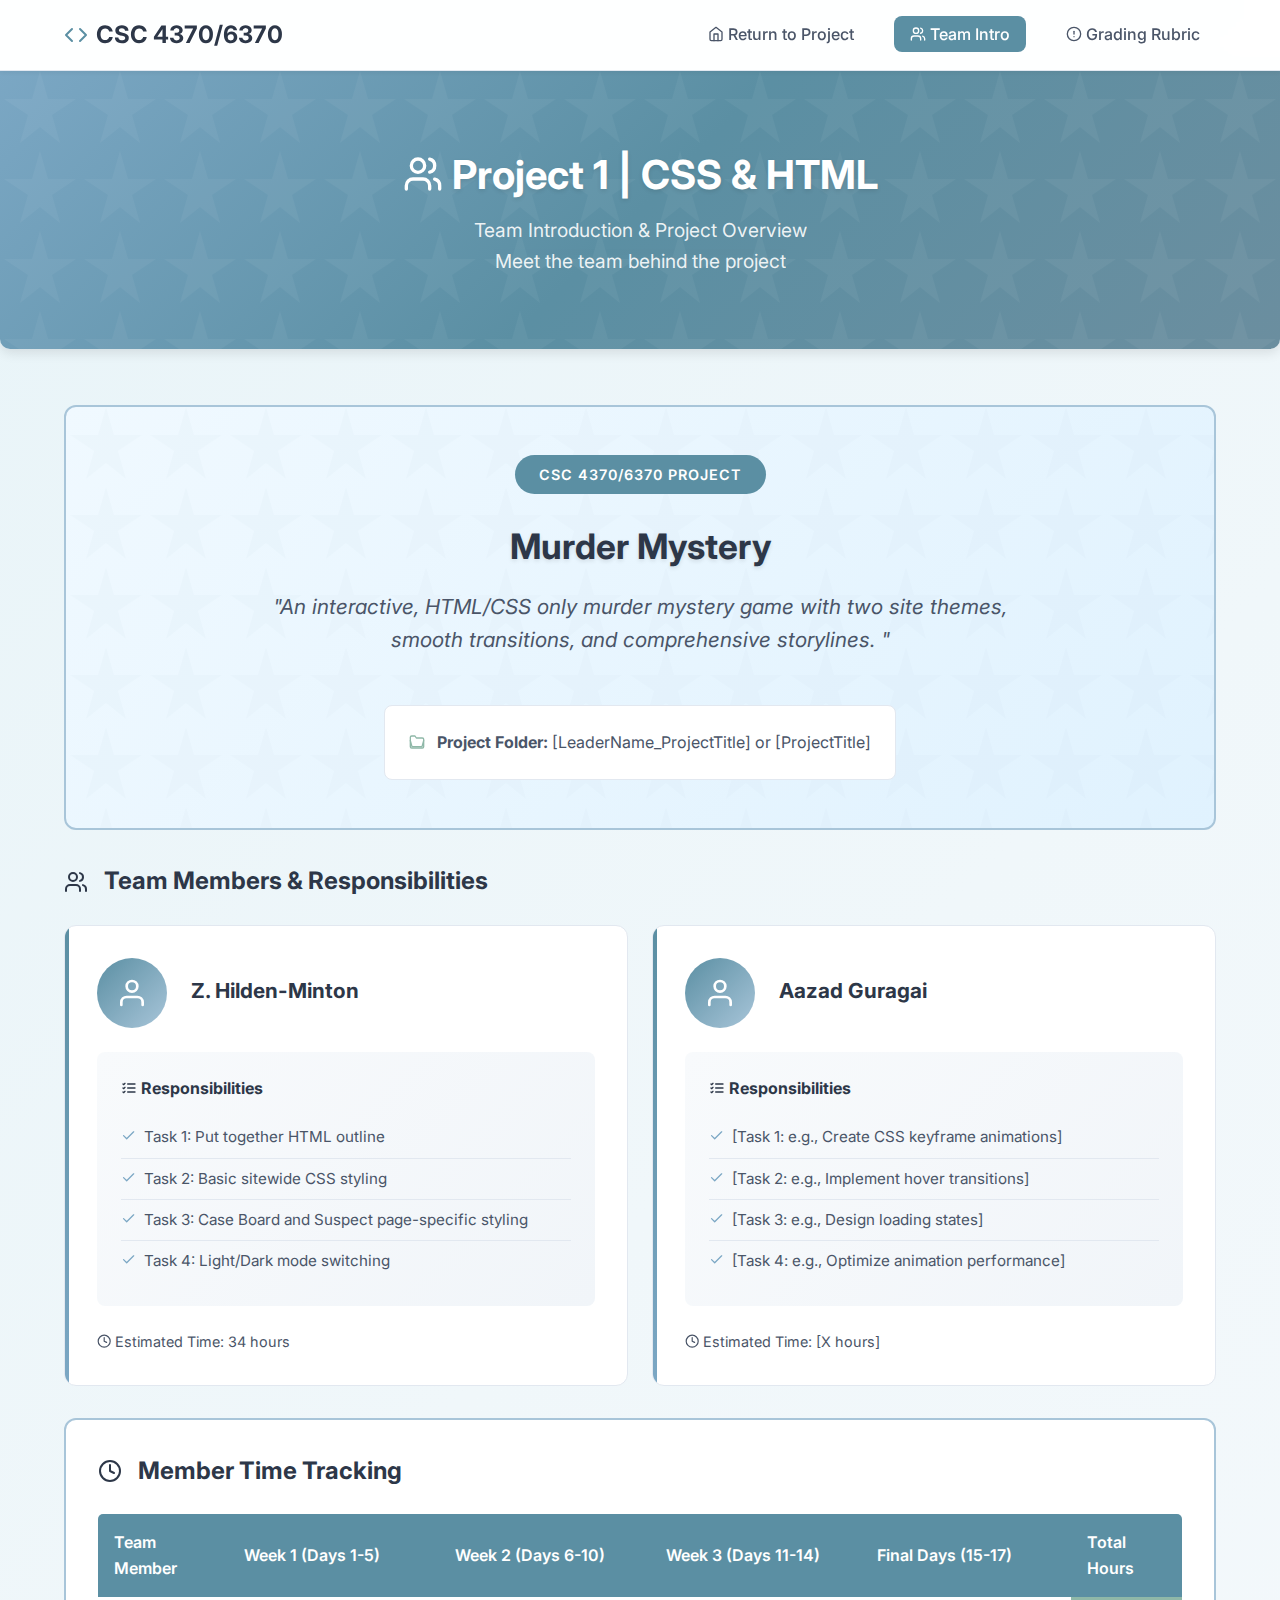
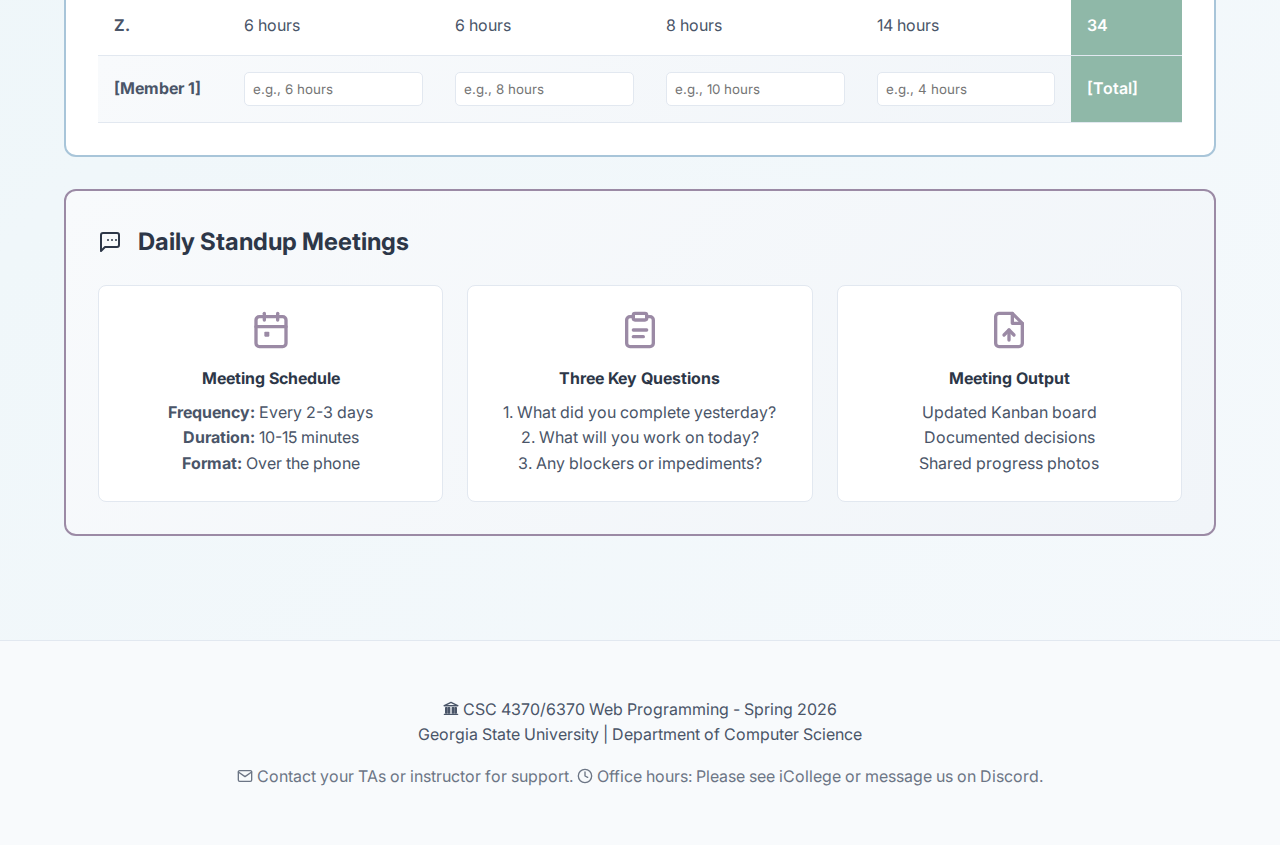
<file: req/team-intro.html>
<!DOCTYPE html>
<html lang="en">
<head>
    <meta charset="UTF-8">
    <meta name="viewport" content="width=device-width, initial-scale=1.0">
    <title>Project 1 | CSS & HTML | Team Introduction</title>
    <link href="https://fonts.googleapis.com/css2?family=Inter:wght@300;400;500;600;700&display=swap" rel="stylesheet">
    <link rel="stylesheet" href="site-icons.css">
    <script defer src="site-icons.js"></script>
    <style>
        :root {
            /* Late Winter / Early Spring Color Palette */
            --primary: #5b8fa3;
            --secondary: #7ba7c4;
            --accent: #a8c5d9;
            --warning: #d4a574;
            --success: #8fb8a8;
            --purple: #9b8aa5;
            --dark: #2d3748;
            --darker: #1a202c;
            --light-bg: #f7fafc;
            --text-light: #4a5568;
            --text-lighter: #2d3748;
            --card-bg: #ffffff;
            --card-border: #e2e8f0;
            --code-bg: #edf2f7;
            --highlight-border: #7ba7c4;
            --space-xs: 0.5rem;
            --space-sm: 1rem;
            --space-md: 1.5rem;
            --space-lg: 2rem;
            --space-xl: 3rem;
            --radius-sm: 5px;
            --radius-md: 8px;
            --radius-lg: 10px;
            --radius-xl: 12px;
        }

        * {
            margin: 0;
            padding: 0;
            box-sizing: border-box;
        }

        body {
            font-family: 'Inter', 'Segoe UI', Tahoma, Geneva, Verdana, sans-serif;
            background: linear-gradient(135deg, #e8f4f8 0%, #f0f7fa 50%, #f5f9fc 100%);
            color: var(--text-light);
            line-height: 1.6;
            min-height: 100vh;
        }

        .container {
            max-width: 1200px;
            margin: 0 auto;
            padding: var(--space-md);
        }

        /* Navigation */
        .main-nav {
            background: rgba(255, 255, 255, 0.95);
            backdrop-filter: blur(10px);
            padding: var(--space-sm) 0;
            position: sticky;
            top: 0;
            z-index: 1000;
            border-bottom: 1px solid var(--card-border);
            box-shadow: 0 2px 4px rgba(0, 0, 0, 0.05);
        }

        .nav-container {
            max-width: 1200px;
            margin: 0 auto;
            padding: 0 var(--space-md);
            display: flex;
            justify-content: space-between;
            align-items: center;
        }

        .nav-logo {
            font-size: 1.5rem;
            font-weight: 700;
            color: var(--text-lighter);
            text-decoration: none;
            display: flex;
            align-items: center;
            gap: var(--space-xs);
        }

        .nav-logo i {
            color: var(--primary);
        }

        .nav-links {
            display: flex;
            gap: var(--space-md);
            list-style: none;
        }

        .nav-links a {
            color: var(--text-light);
            text-decoration: none;
            padding: var(--space-xs) var(--space-sm);
            border-radius: var(--radius-md);
            transition: all 0.3s ease;
            font-weight: 500;
        }

        .nav-links a:hover, .nav-links a.active {
            background: var(--primary);
            color: white;
        }

        /* Header */
        header {
            background: linear-gradient(135deg, #7ba7c4 0%, #5b8fa3 50%, #6b8e9f 100%);
            color: white;
            padding: var(--space-xl) 0;
            text-align: center;
            margin-bottom: var(--space-lg);
            border-radius: 0 0 var(--radius-lg) var(--radius-lg);
            box-shadow: 0 4px 12px rgba(0, 0, 0, 0.1);
            position: relative;
            overflow: hidden;
        }

        header:before {
            content: "";
            position: absolute;
            top: 0;
            left: 0;
            right: 0;
            bottom: 0;
            background-image: url('data:image/svg+xml;utf8,<svg xmlns="http://www.w3.org/2000/svg" width="100" height="100" viewBox="0 0 100 100"><path fill="rgba(255,255,255,0.15)" d="M50 0 L60 35 L95 35 L65 55 L75 90 L50 70 L25 90 L35 55 L5 35 L40 35 Z"/></svg>');
            background-size: 80px 80px;
            opacity: 0.3;
        }

        h1 {
            font-size: 2.5rem;
            margin-bottom: var(--space-xs);
            color: white;
            position: relative;
            z-index: 1;
            text-shadow: 0 2px 4px rgba(0,0,0,0.1);
        }

        .subtitle {
            font-size: 1.2rem;
            opacity: 0.95;
            position: relative;
            z-index: 1;
            color: rgba(255,255,255,0.95);
        }

        /* Team Introduction Hero */
        .intro-hero {
            background: linear-gradient(135deg, #f0f9ff, #e0f2fe);
            border-radius: var(--radius-xl);
            padding: var(--space-xl);
            margin-bottom: var(--space-lg);
            border: 2px solid var(--accent);
            text-align: center;
            position: relative;
            overflow: hidden;
        }

        .intro-hero::before {
            content: "";
            position: absolute;
            top: 0;
            left: 0;
            right: 0;
            bottom: 0;
            background-image: url('data:image/svg+xml;utf8,<svg xmlns="http://www.w3.org/2000/svg" width="100" height="100" viewBox="0 0 100 100"><path fill="rgba(91,143,163,0.05)" d="M50 0 L60 35 L95 35 L65 55 L75 90 L50 70 L25 90 L35 55 L5 35 L40 35 Z"/></svg>');
            background-size: 80px 80px;
            opacity: 0.5;
        }

        .intro-hero-content {
            position: relative;
            z-index: 1;
        }

        .project-badge {
            display: inline-block;
            background: var(--primary);
            color: white;
            padding: var(--space-xs) var(--space-md);
            border-radius: 50px;
            font-size: 0.9rem;
            font-weight: 600;
            margin-bottom: var(--space-md);
            text-transform: uppercase;
            letter-spacing: 1px;
        }

        .project-title {
            font-size: 2.2rem;
            color: var(--text-lighter);
            margin-bottom: var(--space-sm);
        }

        .project-description {
            font-size: 1.3rem;
            color: var(--text-light);
            font-style: italic;
            max-width: 800px;
            margin: 0 auto var(--space-md);
        }

        .folder-info {
            background: var(--card-bg);
            border-radius: var(--radius-md);
            padding: var(--space-md);
            margin-top: var(--space-md);
            border: 1px solid var(--card-border);
            display: inline-block;
        }

        .folder-info i {
            color: var(--success);
            margin-right: var(--space-xs);
        }

        /* Leader Section */
        .leader-section {
            background: var(--card-bg);
            border-radius: var(--radius-xl);
            padding: var(--space-lg);
            margin-bottom: var(--space-lg);
            border: 2px solid var(--success);
            box-shadow: 0 4px 6px rgba(0, 0, 0, 0.05);
        }

        .leader-header {
            display: flex;
            align-items: center;
            gap: var(--space-md);
            margin-bottom: var(--space-md);
            padding-bottom: var(--space-md);
            border-bottom: 2px solid var(--card-border);
        }

        .leader-avatar {
            width: 100px;
            height: 100px;
            background: linear-gradient(135deg, var(--success), var(--secondary));
            border-radius: 50%;
            display: flex;
            align-items: center;
            justify-content: center;
            font-size: 3rem;
            color: white;
            flex-shrink: 0;
        }

        .leader-info h2 {
            color: var(--text-lighter);
            margin-bottom: var(--space-xs);
        }

        .leader-role {
            display: inline-block;
            background: var(--success);
            color: white;
            padding: 4px 12px;
            border-radius: 20px;
            font-size: 0.85rem;
            font-weight: 600;
        }

        .leader-responsibilities {
            display: grid;
            grid-template-columns: repeat(auto-fit, minmax(250px, 1fr));
            gap: var(--space-md);
            margin-top: var(--space-md);
        }

        .responsibility-card {
            background: linear-gradient(135deg, #f8fafc, #f1f5f9);
            border-radius: var(--radius-md);
            padding: var(--space-md);
            border: 1px solid var(--card-border);
        }

        .responsibility-card h4 {
            color: var(--primary);
            margin-bottom: var(--space-xs);
            display: flex;
            align-items: center;
            gap: var(--space-xs);
        }

        .responsibility-card ul {
            list-style: none;
            padding-left: 0;
        }

        .responsibility-card li {
            padding: var(--space-xs) 0;
            border-bottom: 1px solid var(--card-border);
            display: flex;
            align-items: flex-start;
            gap: var(--space-xs);
        }

        .responsibility-card li:last-child {
            border-bottom: none;
        }

        .responsibility-card li i {
            color: var(--success);
            margin-top: 3px;
        }

        /* Team Members Grid */
        .team-section {
            margin-bottom: var(--space-lg);
        }

        .team-section h2 {
            color: var(--text-lighter);
            margin-bottom: var(--space-md);
            display: flex;
            align-items: center;
            gap: var(--space-sm);
        }

        .team-grid {
            display: grid;
            grid-template-columns: repeat(auto-fit, minmax(300px, 1fr));
            gap: var(--space-md);
        }

        .team-member-card {
            background: var(--card-bg);
            border-radius: var(--radius-xl);
            padding: var(--space-lg);
            border: 1px solid var(--card-border);
            transition: all 0.3s ease;
            position: relative;
            overflow: hidden;
        }

        .team-member-card::before {
            content: '';
            position: absolute;
            top: 0;
            left: 0;
            width: 4px;
            height: 100%;
            background: linear-gradient(to bottom, var(--primary), var(--secondary));
        }

        .team-member-card:hover {
            transform: translateY(-5px);
            box-shadow: 0 12px 20px rgba(0, 0, 0, 0.1);
        }

        .member-header {
            display: flex;
            align-items: center;
            gap: var(--space-md);
            margin-bottom: var(--space-md);
        }

        .member-avatar {
            width: 70px;
            height: 70px;
            background: linear-gradient(135deg, var(--primary), var(--accent));
            border-radius: 50%;
            display: flex;
            align-items: center;
            justify-content: center;
            font-size: 2rem;
            color: white;
            flex-shrink: 0;
        }

        .member-basic h3 {
            color: var(--text-lighter);
            margin-bottom: 4px;
            font-size: 1.3rem;
        }

        .member-role {
            color: var(--primary);
            font-weight: 600;
            font-size: 0.95rem;
        }

        .member-details {
            background: linear-gradient(135deg, #f8fafc, #f1f5f9);
            border-radius: var(--radius-md);
            padding: var(--space-md);
            margin-bottom: var(--space-md);
        }

        .member-details h4 {
            color: var(--text-lighter);
            margin-bottom: var(--space-sm);
            font-size: 1rem;
        }

        .member-details ul {
            list-style: none;
            padding-left: 0;
        }

        .member-details li {
            padding: var(--space-xs) 0;
            border-bottom: 1px solid var(--card-border);
            display: flex;
            align-items: flex-start;
            gap: var(--space-xs);
            font-size: 0.95rem;
        }

        .member-details li:last-child {
            border-bottom: none;
        }

        .member-details li i {
            color: var(--secondary);
            margin-top: 3px;
        }

        /* Time Tracking Section */
        .time-tracking {
            background: var(--card-bg);
            border-radius: var(--radius-xl);
            padding: var(--space-lg);
            margin-bottom: var(--space-lg);
            border: 2px solid var(--accent);
        }

        .time-tracking h2 {
            color: var(--text-lighter);
            margin-bottom: var(--space-md);
            display: flex;
            align-items: center;
            gap: var(--space-sm);
        }

        .time-tracking-intro {
            background: linear-gradient(135deg, #f0f9ff, #e0f2fe);
            border-radius: var(--radius-md);
            padding: var(--space-md);
            margin-bottom: var(--space-md);
            border-left: 4px solid var(--info);
        }

        .time-table {
            width: 100%;
            border-collapse: collapse;
            margin-top: var(--space-md);
        }

        .time-table th {
            background: var(--primary);
            color: white;
            padding: var(--space-sm);
            text-align: left;
            font-weight: 600;
        }

        .time-table th:first-child {
            border-radius: var(--radius-sm) 0 0 0;
        }

        .time-table th:last-child {
            border-radius: 0 var(--radius-sm) 0 0;
        }

        .time-table td {
            padding: var(--space-sm);
            border-bottom: 1px solid var(--card-border);
        }

        .time-table tr:nth-child(even) {
            background: linear-gradient(135deg, #f8fafc, #f1f5f9);
        }

        .time-input {
            width: 100%;
            padding: 8px;
            border: 1px solid var(--card-border);
            border-radius: var(--radius-sm);
            font-family: inherit;
            color: var(--text-light);
        }

        .time-total {
            background: var(--success);
            color: white;
            font-weight: 600;
        }

        /* Daily Standup Section */
        .standup-section {
            background: linear-gradient(135deg, #f8fafc, #f1f5f9);
            border-radius: var(--radius-xl);
            padding: var(--space-lg);
            margin-bottom: var(--space-lg);
            border: 2px solid var(--purple);
        }

        .standup-section h2 {
            color: var(--text-lighter);
            margin-bottom: var(--space-md);
            display: flex;
            align-items: center;
            gap: var(--space-sm);
        }

        .standup-grid {
            display: grid;
            grid-template-columns: repeat(auto-fit, minmax(250px, 1fr));
            gap: var(--space-md);
        }

        .standup-card {
            background: var(--card-bg);
            border-radius: var(--radius-md);
            padding: var(--space-md);
            border: 1px solid var(--card-border);
            text-align: center;
        }

        .standup-card i {
            font-size: 2.5rem;
            color: var(--purple);
            margin-bottom: var(--space-sm);
        }

        .standup-card h4 {
            color: var(--text-lighter);
            margin-bottom: var(--space-xs);
        }

        /* Action Buttons */
        .action-section {
            text-align: center;
            margin-top: var(--space-xl);
        }

        .btn {
            display: inline-block;
            background: var(--primary);
            color: white;
            padding: var(--space-sm) var(--space-lg);
            border-radius: 50px;
            text-decoration: none;
            font-weight: 600;
            transition: all 0.3s ease;
            border: none;
            cursor: pointer;
            font-size: 1.1rem;
            margin: var(--space-xs);
        }

        .btn:hover {
            background: var(--secondary);
            transform: translateY(-2px);
            box-shadow: 0 4px 12px rgba(0, 0, 0, 0.15);
        }

        .btn-secondary {
            background: var(--secondary);
        }

        .btn-success {
            background: var(--success);
        }

        /* Footer */
        footer {
            text-align: center;
            margin-top: var(--space-xl);
            padding: var(--space-lg);
            color: var(--text-light);
            border-top: 1px solid var(--card-border);
            background: #f8fafc;
        }

        /* Editable Fields Notice */
        .editable-notice {
            background: #fef3c7;
            border-left: 4px solid var(--warning);
            padding: var(--space-md);
            margin-bottom: var(--space-md);
            border-radius: 0 var(--radius-sm) var(--radius-sm) 0;
        }

        /* Responsive */
        @media (max-width: 768px) {
            h1 {
                font-size: 2rem;
            }

            .project-title {
                font-size: 1.6rem;
            }

            .leader-header {
                flex-direction: column;
                text-align: center;
            }

            .member-header {
                flex-direction: column;
                text-align: center;
            }

            .nav-links {
                flex-direction: column;
                gap: var(--space-xs);
            }

            .team-grid {
                grid-template-columns: 1fr;
            }

            .time-table {
                font-size: 0.9rem;
            }
        }
    </style>
</head>
<body>
    <!-- Navigation -->
    <nav class="main-nav">
        <div class="nav-container">
            <a href="index.html" class="nav-logo">
                <i class="fas fa-code"></i>
                CSC 4370/6370
            </a>
            <ul class="nav-links">
                <li><a href="index.html"><i class="fas fa-home"></i> Return to Project</a></li>
                <li><a href="team-intro.html" class="active"><i class="fas fa-users"></i> Team Intro</a></li>
                <li><a href="rubric.html"><i class="fas fa-circle-exclamation"></i> Grading Rubric</a></li>
            </ul>
        </div>
    </nav>

    <!-- Header -->
    <header>
        <div class="container">
            <h1><i class="fas fa-users"></i> Project 1 | CSS &amp; HTML</h1>
            <p class="subtitle">Team Introduction & Project Overview</p>
            <p class="subtitle">Meet the team behind the project</p>
        </div>
    </header>

    <main class="container">

        <!-- Project Introduction Hero -->
        <section class="intro-hero">
            <div class="intro-hero-content">
                <span class="project-badge">CSC 4370/6370 Project</span>
                <h1 class="project-title">Murder Mystery</h1>
                <p class="project-description">
                    "An interactive, HTML/CSS only murder mystery game with two site themes, smooth transitions, and comprehensive storylines. "
                </p>
                <div class="folder-info">
                    <i class="fas fa-folder-open"></i>
                    <strong>Project Folder:</strong> [LeaderName_ProjectTitle] or [ProjectTitle]
                </div>
            </div>
        </section>

        <!-- Team Members Section -->
        <section class="team-section">
            <h2><i class="fas fa-user-friends"></i> Team Members & Responsibilities</h2>
            
            <div class="team-grid">
                <!-- Team Member 1 -->
                <div class="team-member-card">
                    <div class="member-header">
                        <div class="member-avatar">
                            <i class="fas fa-user"></i>
                        </div>
                        <div class="member-basic">
                            <h3>Z. Hilden-Minton</h3>
                        </div>
                    </div>
                    <div class="member-details">
                        <h4><i class="fas fa-tasks"></i> Responsibilities</h4>
                        <ul>
                            <li><i class="fas fa-check"></i> Task 1: Put together HTML outline </li>
                            <li><i class="fas fa-check"></i> Task 2: Basic sitewide CSS styling </li>
                            <li><i class="fas fa-check"></i> Task 3: Case Board and Suspect page-specific styling</li>
                            <li><i class="fas fa-check"></i> Task 4: Light/Dark mode switching</li>
                        </ul>
                    </div>
                    <p style="font-size: 0.9rem; color: var(--text-light);">
                        <i class="fas fa-clock"></i> Estimated Time: 34 hours
                    </p>
                </div>

                <!-- Team Member 2 -->
                <div class="team-member-card">
                    <div class="member-header">
                        <div class="member-avatar">
                            <i class="fas fa-user"></i>
                        </div>
                        <div class="member-basic">
                            <h3>Aazad Guragai</h3>
                        </div>
                    </div>
                    <div class="member-details">
                        <h4><i class="fas fa-tasks"></i> Responsibilities</h4>
                        <ul>
                            <li><i class="fas fa-check"></i> [Task 1: e.g., Create CSS keyframe animations]</li>
                            <li><i class="fas fa-check"></i> [Task 2: e.g., Implement hover transitions]</li>
                            <li><i class="fas fa-check"></i> [Task 3: e.g., Design loading states]</li>
                            <li><i class="fas fa-check"></i> [Task 4: e.g., Optimize animation performance]</li>
                        </ul>
                    </div>
                    <p style="font-size: 0.9rem; color: var(--text-light);">
                        <i class="fas fa-clock"></i> Estimated Time: [X hours]
                    </p>
                </div>

                <!-- Add more team member cards as needed -->
            </div>
        </section>

        <!-- Time Tracking Section -->
        <section class="time-tracking">
            <h2><i class="fas fa-clock"></i> Member Time Tracking</h2>

            <table class="time-table">
                <thead>
                    <tr>
                        <th>Team Member</th>
                        <th>Week 1 (Days 1-5)</th>
                        <th>Week 2 (Days 6-10)</th>
                        <th>Week 3 (Days 11-14)</th>
                        <th>Final Days (15-17)</th>
                        <th>Total Hours</th>
                    </tr>
                </thead>
                <tbody>
                    <tr>
                        <td><strong>Z.</strong></td>
                        <td>6 hours</td>
                        <td>6 hours</td>
                        <td>8 hours</td>
                        <td>14 hours</td>
                        <td class="time-total">34</td>
                    </tr>
                    <tr>
                        <td><strong>[Member 1]</strong></td>
                        <td><input type="text" class="time-input" placeholder="e.g., 6 hours"></td>
                        <td><input type="text" class="time-input" placeholder="e.g., 8 hours"></td>
                        <td><input type="text" class="time-input" placeholder="e.g., 10 hours"></td>
                        <td><input type="text" class="time-input" placeholder="e.g., 4 hours"></td>
                        <td class="time-total">[Total]</td>
                    </tr>
                </tbody>
            </table>
        </section>

        <!-- Daily Standup Section -->
        <section class="standup-section">
            <h2><i class="fas fa-comments"></i> Daily Standup Meetings</h2>
            
            <div class="standup-grid">
                <div class="standup-card">
                    <i class="fas fa-calendar-day"></i>
                    <h4>Meeting Schedule</h4>
                    <p><strong>Frequency:</strong> Every 2-3 days<br>
                    <strong>Duration:</strong> 10-15 minutes<br>
                    <strong>Format:</strong> Over the phone</p>
                </div>
                <div class="standup-card">
                    <i class="fas fa-clipboard-list"></i>
                    <h4>Three Key Questions</h4>
                    <p>1. What did you complete yesterday?<br>
                    2. What will you work on today?<br>
                    3. Any blockers or impediments?</p>
                </div>
                <div class="standup-card">
                    <i class="fas fa-file-export"></i>
                    <h4>Meeting Output</h4>
                    <p>Updated Kanban board<br>
                    Documented decisions<br>
                    Shared progress photos</p>
                </div>
            </div>
        </section>
    </main>

    <footer>
        <div class="container">
            <p><i class="fas fa-university"></i> CSC 4370/6370 Web Programming - Spring 2026</p>
            <p>Georgia State University | Department of Computer Science</p>
            <p style="margin-top: var(--space-sm); opacity: 0.8;">
                <i class="fas fa-envelope"></i> Contact your TAs or instructor for support.
                <i class="fas fa-clock"></i> Office hours: Please see iCollege or message us on Discord.
            </p>
        </div>
    </footer>

    <script>
        // Highlight current navigation item
        const currentPage = window.location.pathname.split('/').pop() || 'index.html';
        document.querySelectorAll('.nav-links a').forEach(link => {
            if (link.getAttribute('href') === currentPage) {
                link.classList.add('active');
            } else {
                link.classList.remove('active');
            }
        });
    </script>
</body>
</html>
</file>
<file: css/design.css>
html {
    height: 100%;
}

body {
    /* Light theme colors: */
    --background-color: #FEEED3;
    --accent-1: #D5AD79;
    --accent-2: #7D3D30;
    --accent-3: #212444;
    --text-color: #331A09;
    --focus-color: #d7814b;

    /* actual body css */
    background: var(--background-color);
    font-family: 'Rockwell', 'Garamond', serif;
    margin: 0;
    min-height: 100%;
    display: flex;
    flex-direction: column;
}

body.dark-theme {
    /* Dark theme colors */
    --background-color: #000000;
    --accent-1: #252D36;
    --accent-2: #da313a;
    --accent-3: #eed6d7;
    --text-color: #FFFFFA;
    --focus-color: #661719;
}

header, footer {
    background: var(--accent-1);
    border-style: solid;
    border-color: var(--accent-3);
    position: relative;
    display: flex;
    justify-content: space-between;
    flex-wrap: wrap;
    margin: 0;
}

header {
    border-width: 0 0 4px 0;
}

h1, h2, p {
    color: var(--text-color);
}

h1 {
    font-size: 2.5em;
    margin: 1em;
    text-shadow: 0 0 2px var(--accent-3);
}

h2 {
    font-size: 2em;
    margin: 0.5em;
    font-style: italic;
}

.spacer {
    width: 12em;
    padding: 0 0.5em;
    margin: 0 2em;
}

.button {
    height: 2em;
    width: 12em;
    padding: 0.5em;
    margin: 2em;
    background: var(--accent-2);
    border: 2px solid var(--accent-3);
    border-radius: 5em;
    position: relative;
    display: flex;
    justify-content: center;
    align-items: center;
}

.button > p, a {
    color: var(--background-color);
    font-size: 1em;
    font-weight: bold;
    transition: font-size 1s;
}

.button > p:hover {
    font-size: 1.1em;
}

a:link {
    color: var(--background-color);
}

a:visited {
    color: var(--accent-1);
}

a:focus {
    background: var(--focus-color);
    color: var(--accent-3);
    border-radius: 2px;
}

nav {
    background: var(--accent-2);
    border-width: 0 0 4px 0;
    border-color: var(--accent-3);
    border-style: solid;
    position: sticky;
    top: 0;
    display: flex;
    justify-content: center;
    padding: 0.1em;
    z-index: 10;
}

.nav-button {
    background: var(--accent-3);
    padding: 0 0.6em;
    margin: 0.5em;
    border-radius: 12px;
}

.nav-button > p {
    font-size: 0.9em;
    transition: font-size 1s;
}

.nav-button > p:hover {
    font-size: 0.95em;
}
.this-screen {
    background: var(--background-color);
    font-weight: bold;
    font-style: italic;
}

main {
    padding: 3em 10em;
    align-items: center;
    text-align: center;
    flex: 1;
    display: flex;
    flex-direction: column;
}

footer {
    border-width: 4px 0 0 0;
}

/* for Case Board Page */

#case-board {
    position: relative;
    height: 800px;
}

#case-board-bg {
    width: 100%;
}

.board-evidence, .board-suspect, #victim, .caption, .board-sus-image, .board-label {
    position: absolute;
}

#victim {
    width: 15%;
    left: 30%;
    top: 15%;
    border: 2px solid var(--background-color);
}

.board-sus-image, .board-ev-image {
    width: 95%;
    border: 2px solid var(--background-color);
    transition: box-shadow 1s;
}

.board-sus-image:hover, .board-ev-image:hover {
    box-shadow: 0 0 10px var(--accent-3);
}

.board-suspect:focus, .board-evidence:focus {
    border: 4px solid var(--focus-color);
    border-radius: 4px;
}

.board-suspect, .board-evidence {
    display: block;
    transition: width 1s;
}

.board-suspect {
    width: 11%;
    height: 27%;
}

.board-suspect:hover {
    width: 12%;
}

.board-evidence {
    width: 10%;
}

.board-evidence:hover {
    width: 11%;
}

.board-label {
    background: var(--background-color);
    font-style: italic;
    padding: 0.2em;
    text-align: center;
}

#board-sus-label {
    top: 8%;
    left: 73%;
    font-size: 2em;
}

#sus1 {
    top: 20%;
    left: 65%;
}

#sus2 {
    top: 20%;
    left: 80%;
}

#sus3 {
    top: 50%;
    left: 65%;
}

#sus4 {
    top: 50%;
    left: 80%;
}

#weapon {
    top: 54%;
    left: 32.5%;
    z-index: 2;
}

#weapon-img {
    background: var(--background-color);
}

#ev1 {
    width: 15%;
    top: 17%;
    left: 10%;
    z-index: 6;
}

#ev1:hover {
    width: 16%;
}

#ev2 {
    top: 45%;
    left: 7%;
}

#ev3 {
    top: 45%;
    left: 18%
}

#ev4 {
    top: 55%;
    left: 7%
}

#ev5 {
    top: 55%;
    left: 18%
}

#ev6 { 
    top: 25%;
    left: 50%;
}

#ev7 { 
    top: 40%;
    left: 50%;
}

#ev8 { 
    top: 55%;
    left: 50%;
}

#ev9 { 
    top: 70%;
    left: 50%;
}

#ev-label2 { 
    top: 18%;
    left: 51.5%;
}

#report-label {
    top: 11%;
    left: 13%;
    z-index: 6;
}

#weapon-label {
    top: 65%;
    left: 31%;
}

#victim-label {
    width: 15%;
    left: 30%;
    top: 45%;
}

#ev-label1 {
    top: 38%;
    left: 12.5%
}

#hints {
    text-align: center;
}

#hint-grid {
    margin: 1em;
    display: grid;
    grid-template-columns: auto auto;
    grid-template-rows: auto auto;
}

.hint-card {
    background: var(--accent-3);
    color: var(--background-color);
    margin: 1em;
    padding: 1em 2em;
    border: 2px solid var(--accent-1);
    border-radius: 10px;
}

.hint-card > p {
    color: var(--background-color);
}

.hint-card > h3 {
    font-size: 1.75em;
    font-style: italic;
    text-shadow: 0 0 4px var(--accent-2);
}

/* for Suspects page */

.suspects {
    display: flex;
    justify-content: center;
    padding: 1em;
    width: 95%;
}

.suspect-card {
    border: 2px solid var(--accent-2);
    border-radius: 10px;
    padding: 2em;
    margin: 1em;
    width: 23%;
    align-items: center;
}

.suspect-img {
    width: 90%;
}

.suspect-info {
    font-size: 0.75em;
}

.arrest-button {
    margin: 0;
    width: 90%;
    background: var(--accent-3);
    border-color: var(--accent-2);
}
</file>
<file: req/site-icons.css>
/* ── Site Icons — SVG icon base styles ──────────────────────────────
 * Provides consistent sizing, alignment, and color inheritance
 * for inline SVG icons that replace Font Awesome.
 * ─────────────────────────────────────────────────────────────────── */

/* Base container — the <i> tag wrapping each SVG */
i.fas,
i.far,
i.fab,
i[class*="fa-"] {
  display: inline-flex;
  align-items: center;
  justify-content: center;
  font-style: normal;
  line-height: 1;
  vertical-align: -0.125em;
}

/* The inline SVG inside each <i> */
.site-icon {
  display: inline-block;
  width: 1em;
  height: 1em;
  vertical-align: middle;
  flex-shrink: 0;
}

/* Ensure filled sub-elements render correctly */
.site-icon [fill="currentColor"] {
  stroke: none;
}
</file>
